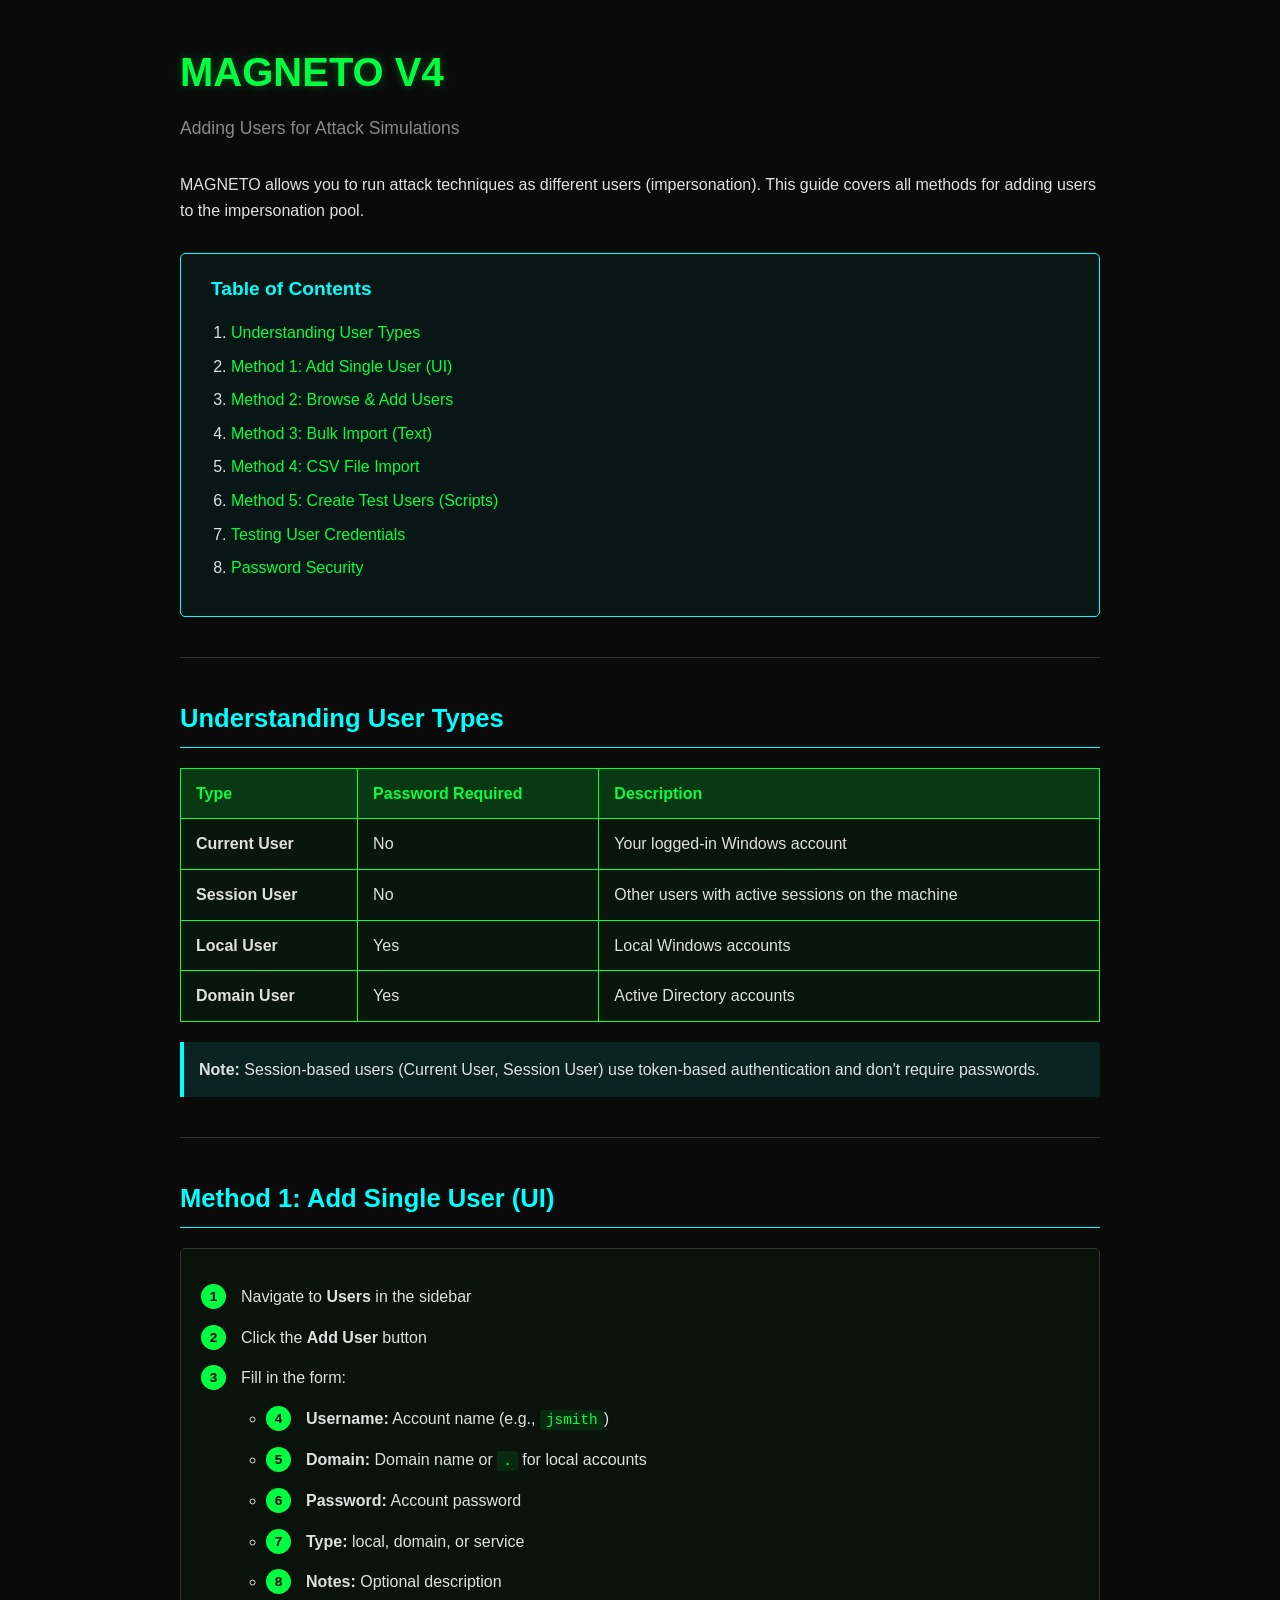
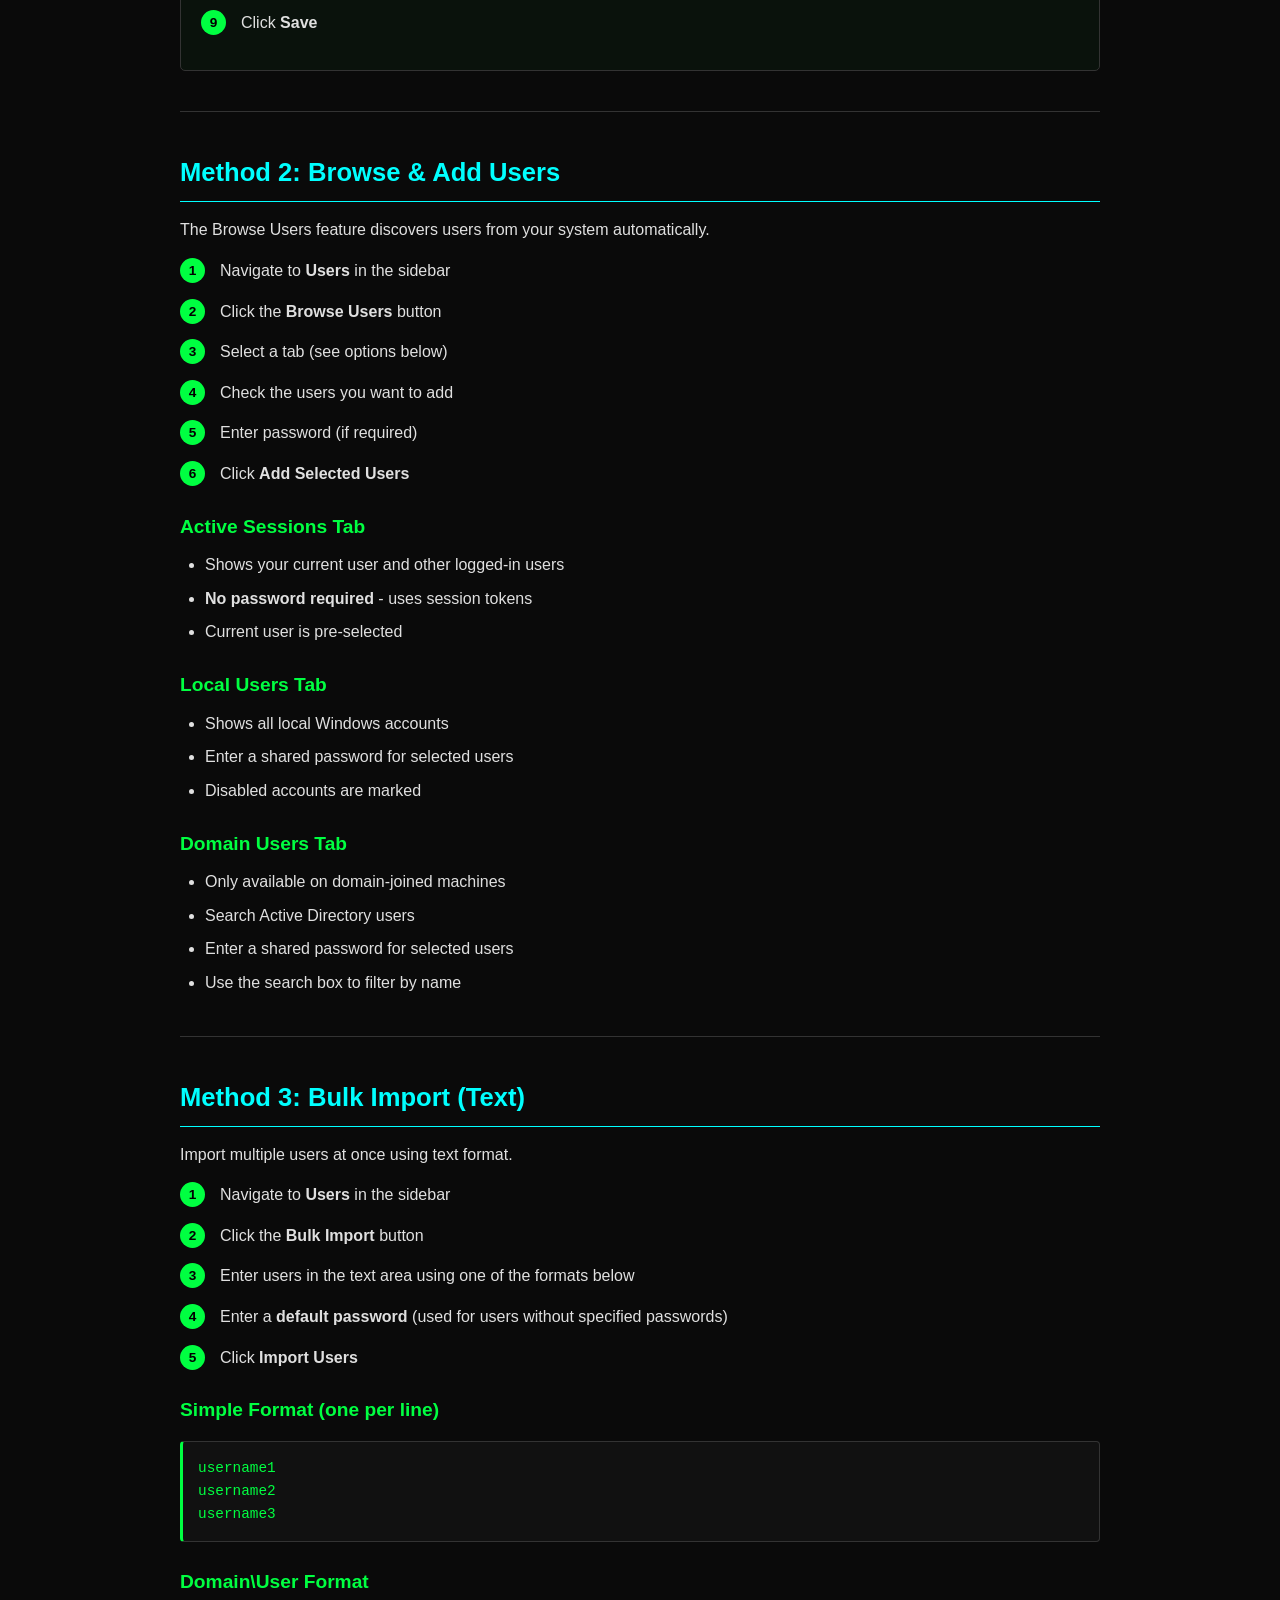
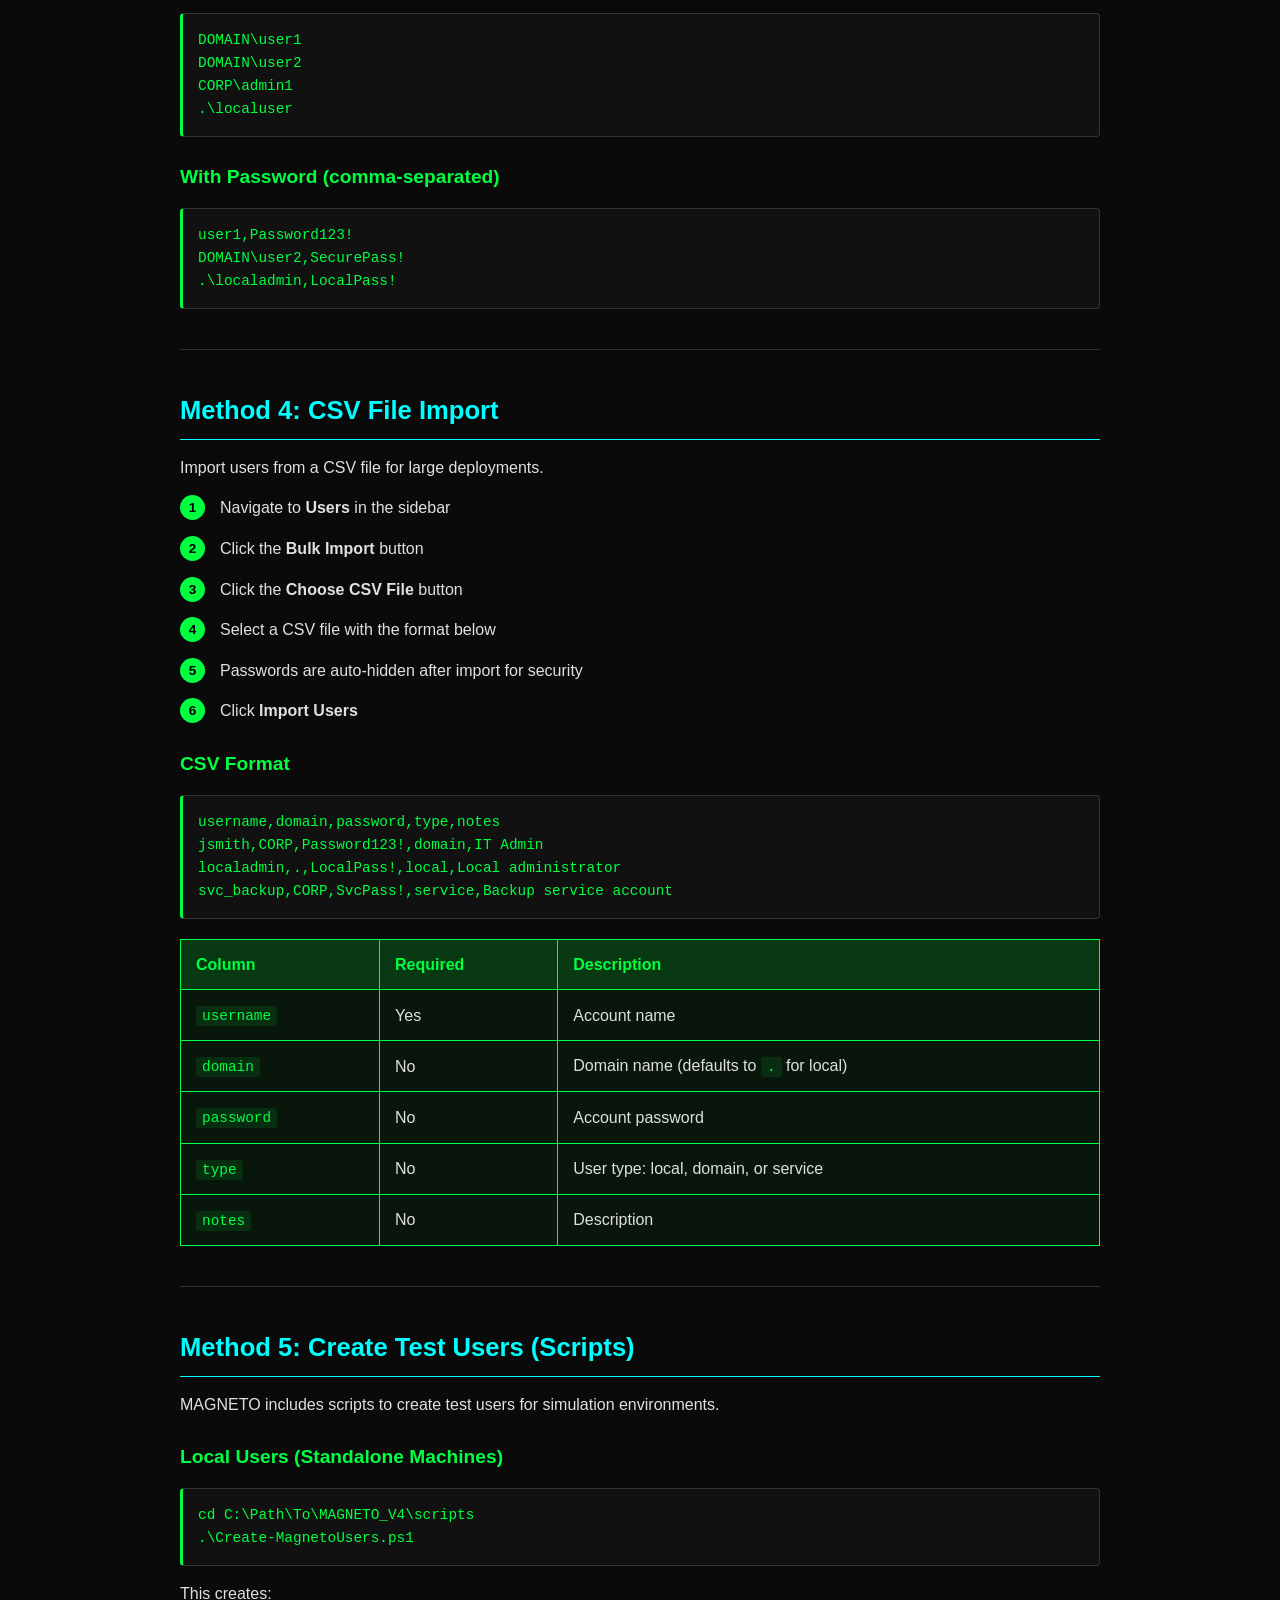
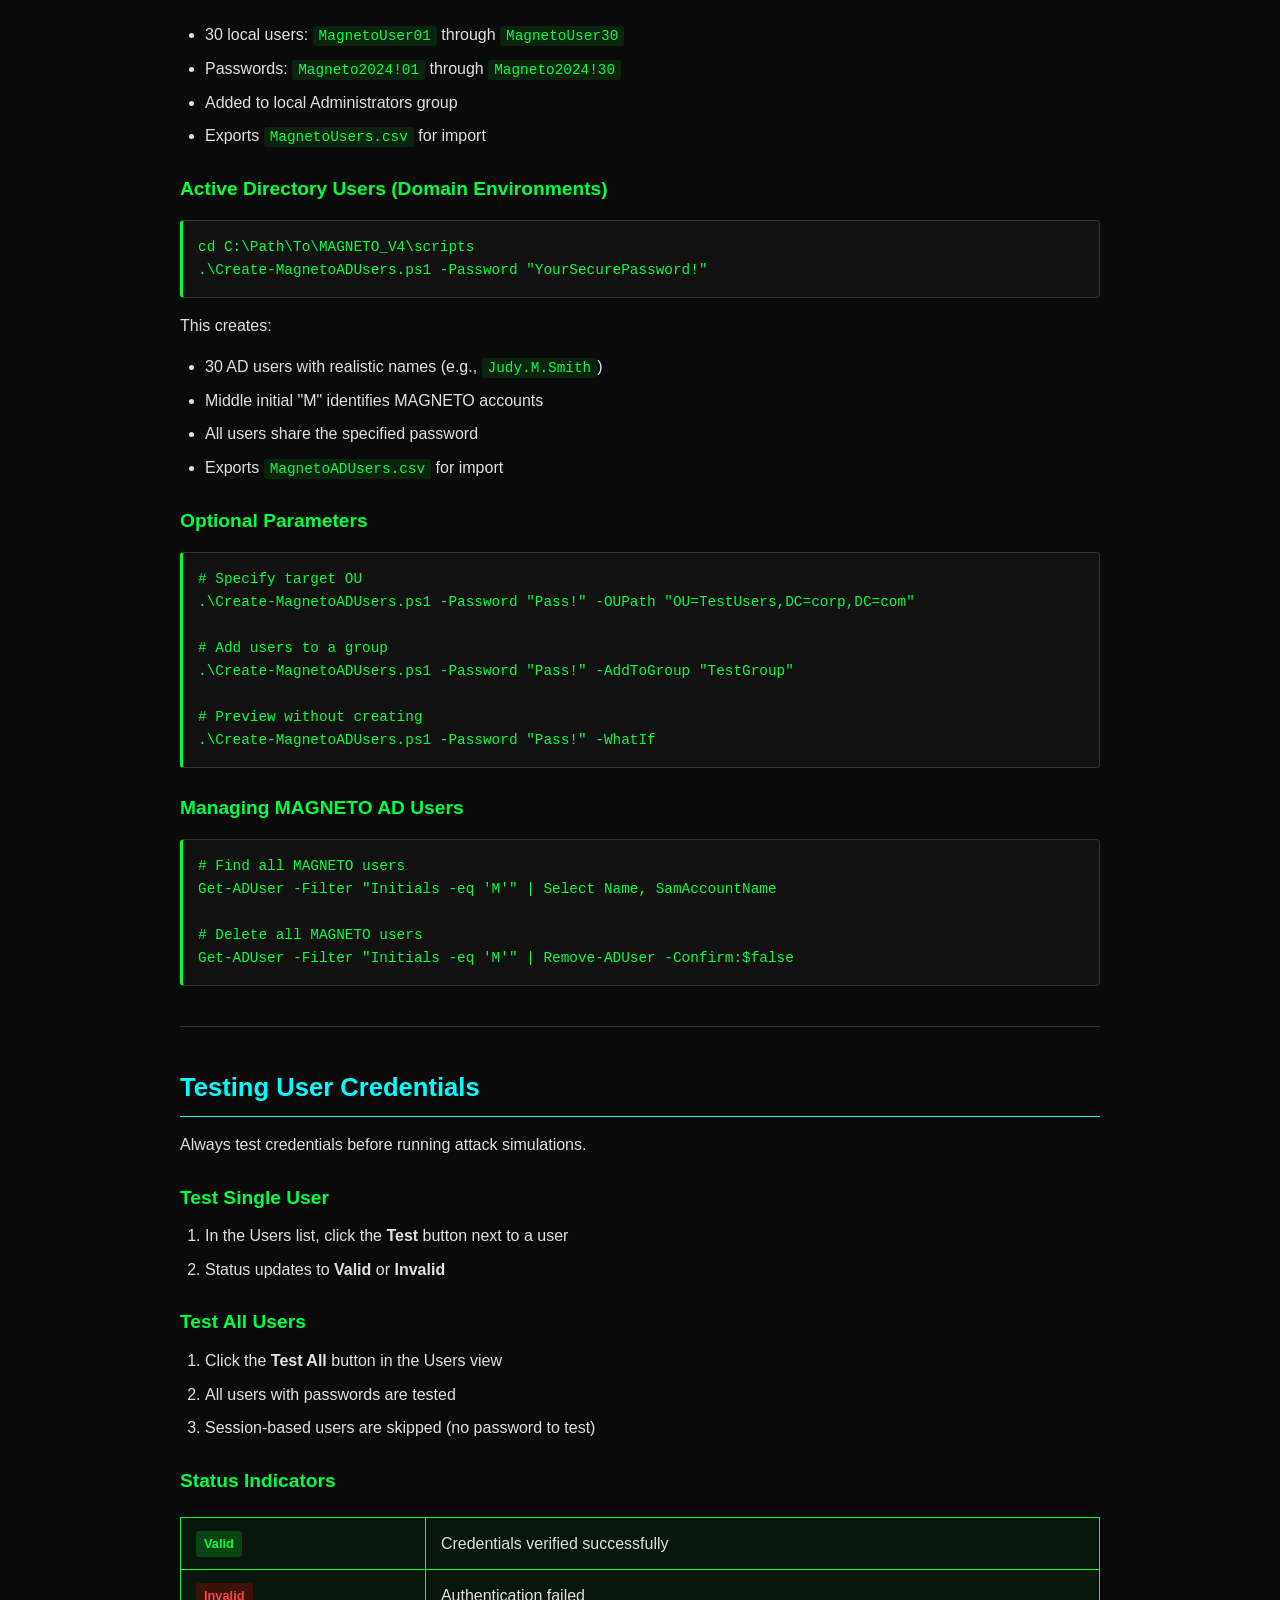
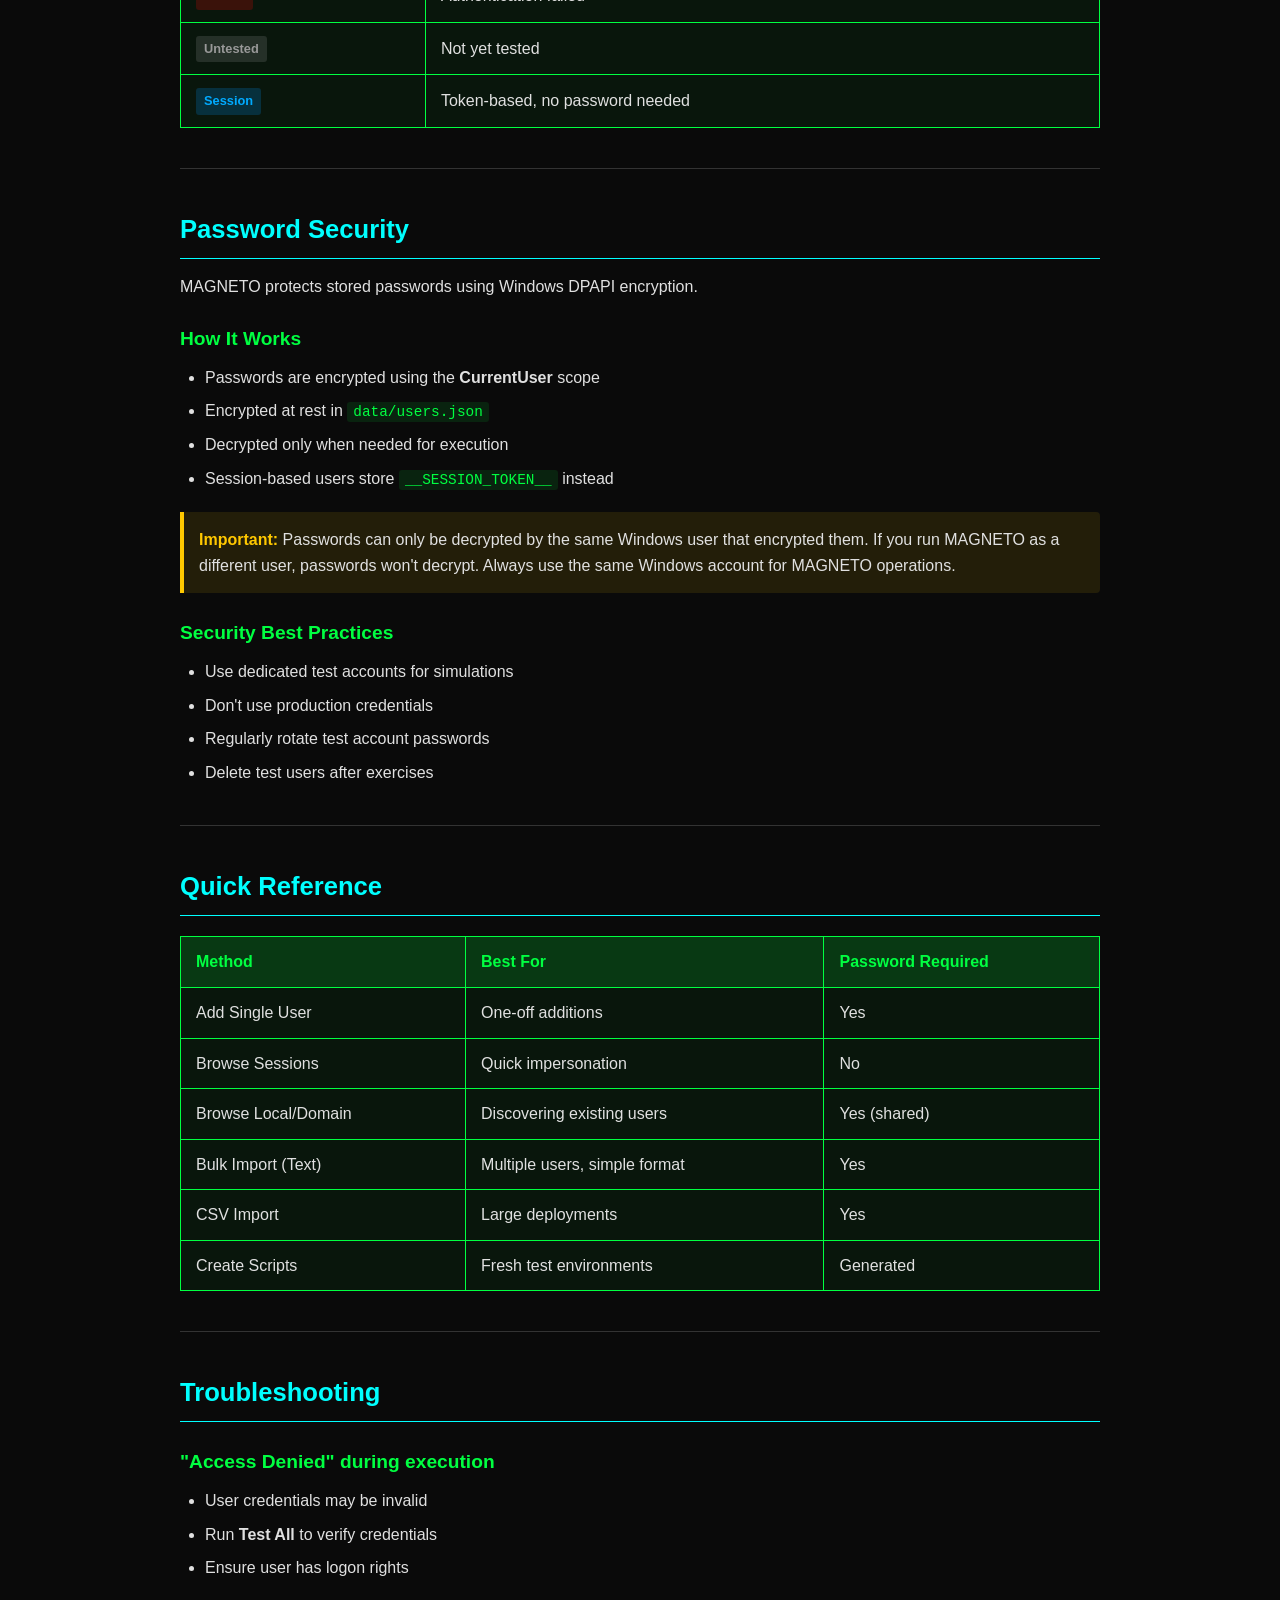
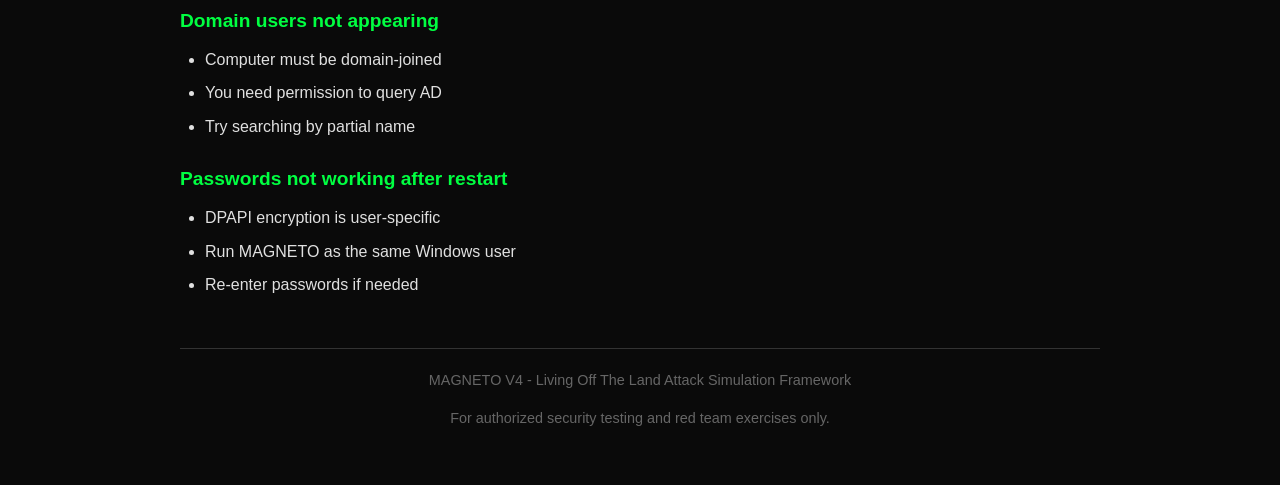
<file: docs/Adding-Users-Guide.html>
<!DOCTYPE html>
<html lang="en">
<head>
    <meta charset="UTF-8">
    <meta name="viewport" content="width=device-width, initial-scale=1.0">
    <title>MAGNETO V4 - Adding Users Guide</title>
    <style>
        * {
            margin: 0;
            padding: 0;
            box-sizing: border-box;
        }

        body {
            font-family: 'Segoe UI', Tahoma, Geneva, Verdana, sans-serif;
            background: #0a0a0a;
            color: #e0e0e0;
            line-height: 1.6;
            padding: 40px;
            max-width: 1000px;
            margin: 0 auto;
        }

        h1 {
            color: #00ff41;
            font-size: 2.5em;
            margin-bottom: 10px;
            text-shadow: 0 0 10px rgba(0, 255, 65, 0.3);
        }

        h2 {
            color: #00ffff;
            font-size: 1.6em;
            margin-top: 40px;
            margin-bottom: 15px;
            padding-bottom: 8px;
            border-bottom: 1px solid #00ffff;
        }

        h3 {
            color: #00ff41;
            font-size: 1.2em;
            margin-top: 25px;
            margin-bottom: 10px;
        }

        p {
            margin-bottom: 15px;
        }

        .subtitle {
            color: #888;
            font-size: 1.1em;
            margin-bottom: 30px;
        }

        table {
            width: 100%;
            border-collapse: collapse;
            margin: 20px 0;
            background: rgba(0, 255, 65, 0.05);
        }

        th, td {
            border: 1px solid #00ff41;
            padding: 12px 15px;
            text-align: left;
        }

        th {
            background: rgba(0, 255, 65, 0.15);
            color: #00ff41;
            font-weight: 600;
        }

        tr:hover {
            background: rgba(0, 255, 65, 0.08);
        }

        code {
            font-family: 'Consolas', 'Courier New', monospace;
            background: rgba(0, 255, 65, 0.1);
            color: #00ff41;
            padding: 2px 6px;
            border-radius: 3px;
            font-size: 0.9em;
        }

        pre {
            background: #111;
            border: 1px solid #333;
            border-left: 3px solid #00ff41;
            padding: 15px;
            overflow-x: auto;
            margin: 15px 0;
            border-radius: 4px;
        }

        pre code {
            background: none;
            padding: 0;
            color: #00ff41;
        }

        .toc {
            background: rgba(0, 255, 255, 0.05);
            border: 1px solid #00ffff;
            padding: 20px 30px;
            margin: 30px 0;
            border-radius: 5px;
        }

        .toc h3 {
            color: #00ffff;
            margin-top: 0;
            margin-bottom: 15px;
        }

        .toc ol {
            margin-left: 20px;
        }

        .toc li {
            margin: 8px 0;
        }

        .toc a {
            color: #00ff41;
            text-decoration: none;
        }

        .toc a:hover {
            text-decoration: underline;
        }

        ol, ul {
            margin-left: 25px;
            margin-bottom: 15px;
        }

        li {
            margin: 8px 0;
        }

        .note {
            background: rgba(0, 255, 255, 0.1);
            border-left: 4px solid #00ffff;
            padding: 15px;
            margin: 20px 0;
            border-radius: 0 4px 4px 0;
        }

        .warning {
            background: rgba(255, 200, 0, 0.1);
            border-left: 4px solid #ffc800;
            padding: 15px;
            margin: 20px 0;
            border-radius: 0 4px 4px 0;
        }

        .warning strong {
            color: #ffc800;
        }

        .badge {
            display: inline-block;
            padding: 3px 8px;
            border-radius: 3px;
            font-size: 0.8em;
            font-weight: 600;
        }

        .badge-green {
            background: rgba(0, 255, 65, 0.2);
            color: #00ff41;
        }

        .badge-red {
            background: rgba(255, 0, 0, 0.2);
            color: #ff4444;
        }

        .badge-gray {
            background: rgba(150, 150, 150, 0.2);
            color: #999;
        }

        .badge-blue {
            background: rgba(0, 150, 255, 0.2);
            color: #00aaff;
        }

        .method-box {
            background: rgba(0, 255, 65, 0.03);
            border: 1px solid #333;
            padding: 20px;
            margin: 20px 0;
            border-radius: 5px;
        }

        .method-box h3 {
            margin-top: 0;
        }

        .steps {
            counter-reset: step;
            list-style: none;
            margin-left: 0;
        }

        .steps li {
            counter-increment: step;
            padding-left: 40px;
            position: relative;
            margin: 15px 0;
        }

        .steps li::before {
            content: counter(step);
            position: absolute;
            left: 0;
            top: 0;
            width: 25px;
            height: 25px;
            background: #00ff41;
            color: #000;
            border-radius: 50%;
            text-align: center;
            line-height: 25px;
            font-weight: bold;
            font-size: 0.85em;
        }

        hr {
            border: none;
            border-top: 1px solid #333;
            margin: 40px 0;
        }

        .footer {
            margin-top: 50px;
            padding-top: 20px;
            border-top: 1px solid #333;
            color: #666;
            font-size: 0.9em;
            text-align: center;
        }
    </style>
</head>
<body>
    <h1>MAGNETO V4</h1>
    <p class="subtitle">Adding Users for Attack Simulations</p>

    <p>MAGNETO allows you to run attack techniques as different users (impersonation). This guide covers all methods for adding users to the impersonation pool.</p>

    <div class="toc">
        <h3>Table of Contents</h3>
        <ol>
            <li><a href="#user-types">Understanding User Types</a></li>
            <li><a href="#method1">Method 1: Add Single User (UI)</a></li>
            <li><a href="#method2">Method 2: Browse &amp; Add Users</a></li>
            <li><a href="#method3">Method 3: Bulk Import (Text)</a></li>
            <li><a href="#method4">Method 4: CSV File Import</a></li>
            <li><a href="#method5">Method 5: Create Test Users (Scripts)</a></li>
            <li><a href="#testing">Testing User Credentials</a></li>
            <li><a href="#security">Password Security</a></li>
        </ol>
    </div>

    <hr>

    <h2 id="user-types">Understanding User Types</h2>

    <table>
        <thead>
            <tr>
                <th>Type</th>
                <th>Password Required</th>
                <th>Description</th>
            </tr>
        </thead>
        <tbody>
            <tr>
                <td><strong>Current User</strong></td>
                <td>No</td>
                <td>Your logged-in Windows account</td>
            </tr>
            <tr>
                <td><strong>Session User</strong></td>
                <td>No</td>
                <td>Other users with active sessions on the machine</td>
            </tr>
            <tr>
                <td><strong>Local User</strong></td>
                <td>Yes</td>
                <td>Local Windows accounts</td>
            </tr>
            <tr>
                <td><strong>Domain User</strong></td>
                <td>Yes</td>
                <td>Active Directory accounts</td>
            </tr>
        </tbody>
    </table>

    <div class="note">
        <strong>Note:</strong> Session-based users (Current User, Session User) use token-based authentication and don't require passwords.
    </div>

    <hr>

    <h2 id="method1">Method 1: Add Single User (UI)</h2>

    <div class="method-box">
        <ol class="steps">
            <li>Navigate to <strong>Users</strong> in the sidebar</li>
            <li>Click the <strong>Add User</strong> button</li>
            <li>Fill in the form:
                <ul>
                    <li><strong>Username:</strong> Account name (e.g., <code>jsmith</code>)</li>
                    <li><strong>Domain:</strong> Domain name or <code>.</code> for local accounts</li>
                    <li><strong>Password:</strong> Account password</li>
                    <li><strong>Type:</strong> local, domain, or service</li>
                    <li><strong>Notes:</strong> Optional description</li>
                </ul>
            </li>
            <li>Click <strong>Save</strong></li>
        </ol>
    </div>

    <hr>

    <h2 id="method2">Method 2: Browse &amp; Add Users</h2>

    <p>The Browse Users feature discovers users from your system automatically.</p>

    <ol class="steps">
        <li>Navigate to <strong>Users</strong> in the sidebar</li>
        <li>Click the <strong>Browse Users</strong> button</li>
        <li>Select a tab (see options below)</li>
        <li>Check the users you want to add</li>
        <li>Enter password (if required)</li>
        <li>Click <strong>Add Selected Users</strong></li>
    </ol>

    <h3>Active Sessions Tab</h3>
    <ul>
        <li>Shows your current user and other logged-in users</li>
        <li><strong>No password required</strong> - uses session tokens</li>
        <li>Current user is pre-selected</li>
    </ul>

    <h3>Local Users Tab</h3>
    <ul>
        <li>Shows all local Windows accounts</li>
        <li>Enter a shared password for selected users</li>
        <li>Disabled accounts are marked</li>
    </ul>

    <h3>Domain Users Tab</h3>
    <ul>
        <li>Only available on domain-joined machines</li>
        <li>Search Active Directory users</li>
        <li>Enter a shared password for selected users</li>
        <li>Use the search box to filter by name</li>
    </ul>

    <hr>

    <h2 id="method3">Method 3: Bulk Import (Text)</h2>

    <p>Import multiple users at once using text format.</p>

    <ol class="steps">
        <li>Navigate to <strong>Users</strong> in the sidebar</li>
        <li>Click the <strong>Bulk Import</strong> button</li>
        <li>Enter users in the text area using one of the formats below</li>
        <li>Enter a <strong>default password</strong> (used for users without specified passwords)</li>
        <li>Click <strong>Import Users</strong></li>
    </ol>

    <h3>Simple Format (one per line)</h3>
    <pre><code>username1
username2
username3</code></pre>

    <h3>Domain\User Format</h3>
    <pre><code>DOMAIN\user1
DOMAIN\user2
CORP\admin1
.\localuser</code></pre>

    <h3>With Password (comma-separated)</h3>
    <pre><code>user1,Password123!
DOMAIN\user2,SecurePass!
.\localadmin,LocalPass!</code></pre>

    <hr>

    <h2 id="method4">Method 4: CSV File Import</h2>

    <p>Import users from a CSV file for large deployments.</p>

    <ol class="steps">
        <li>Navigate to <strong>Users</strong> in the sidebar</li>
        <li>Click the <strong>Bulk Import</strong> button</li>
        <li>Click the <strong>Choose CSV File</strong> button</li>
        <li>Select a CSV file with the format below</li>
        <li>Passwords are auto-hidden after import for security</li>
        <li>Click <strong>Import Users</strong></li>
    </ol>

    <h3>CSV Format</h3>
    <pre><code>username,domain,password,type,notes
jsmith,CORP,Password123!,domain,IT Admin
localadmin,.,LocalPass!,local,Local administrator
svc_backup,CORP,SvcPass!,service,Backup service account</code></pre>

    <table>
        <thead>
            <tr>
                <th>Column</th>
                <th>Required</th>
                <th>Description</th>
            </tr>
        </thead>
        <tbody>
            <tr>
                <td><code>username</code></td>
                <td>Yes</td>
                <td>Account name</td>
            </tr>
            <tr>
                <td><code>domain</code></td>
                <td>No</td>
                <td>Domain name (defaults to <code>.</code> for local)</td>
            </tr>
            <tr>
                <td><code>password</code></td>
                <td>No</td>
                <td>Account password</td>
            </tr>
            <tr>
                <td><code>type</code></td>
                <td>No</td>
                <td>User type: local, domain, or service</td>
            </tr>
            <tr>
                <td><code>notes</code></td>
                <td>No</td>
                <td>Description</td>
            </tr>
        </tbody>
    </table>

    <hr>

    <h2 id="method5">Method 5: Create Test Users (Scripts)</h2>

    <p>MAGNETO includes scripts to create test users for simulation environments.</p>

    <h3>Local Users (Standalone Machines)</h3>

    <pre><code>cd C:\Path\To\MAGNETO_V4\scripts
.\Create-MagnetoUsers.ps1</code></pre>

    <p>This creates:</p>
    <ul>
        <li>30 local users: <code>MagnetoUser01</code> through <code>MagnetoUser30</code></li>
        <li>Passwords: <code>Magneto2024!01</code> through <code>Magneto2024!30</code></li>
        <li>Added to local Administrators group</li>
        <li>Exports <code>MagnetoUsers.csv</code> for import</li>
    </ul>

    <h3>Active Directory Users (Domain Environments)</h3>

    <pre><code>cd C:\Path\To\MAGNETO_V4\scripts
.\Create-MagnetoADUsers.ps1 -Password "YourSecurePassword!"</code></pre>

    <p>This creates:</p>
    <ul>
        <li>30 AD users with realistic names (e.g., <code>Judy.M.Smith</code>)</li>
        <li>Middle initial "M" identifies MAGNETO accounts</li>
        <li>All users share the specified password</li>
        <li>Exports <code>MagnetoADUsers.csv</code> for import</li>
    </ul>

    <h3>Optional Parameters</h3>
    <pre><code># Specify target OU
.\Create-MagnetoADUsers.ps1 -Password "Pass!" -OUPath "OU=TestUsers,DC=corp,DC=com"

# Add users to a group
.\Create-MagnetoADUsers.ps1 -Password "Pass!" -AddToGroup "TestGroup"

# Preview without creating
.\Create-MagnetoADUsers.ps1 -Password "Pass!" -WhatIf</code></pre>

    <h3>Managing MAGNETO AD Users</h3>
    <pre><code># Find all MAGNETO users
Get-ADUser -Filter "Initials -eq 'M'" | Select Name, SamAccountName

# Delete all MAGNETO users
Get-ADUser -Filter "Initials -eq 'M'" | Remove-ADUser -Confirm:$false</code></pre>

    <hr>

    <h2 id="testing">Testing User Credentials</h2>

    <p>Always test credentials before running attack simulations.</p>

    <h3>Test Single User</h3>
    <ol>
        <li>In the Users list, click the <strong>Test</strong> button next to a user</li>
        <li>Status updates to <strong>Valid</strong> or <strong>Invalid</strong></li>
    </ol>

    <h3>Test All Users</h3>
    <ol>
        <li>Click the <strong>Test All</strong> button in the Users view</li>
        <li>All users with passwords are tested</li>
        <li>Session-based users are skipped (no password to test)</li>
    </ol>

    <h3>Status Indicators</h3>
    <table>
        <tbody>
            <tr>
                <td><span class="badge badge-green">Valid</span></td>
                <td>Credentials verified successfully</td>
            </tr>
            <tr>
                <td><span class="badge badge-red">Invalid</span></td>
                <td>Authentication failed</td>
            </tr>
            <tr>
                <td><span class="badge badge-gray">Untested</span></td>
                <td>Not yet tested</td>
            </tr>
            <tr>
                <td><span class="badge badge-blue">Session</span></td>
                <td>Token-based, no password needed</td>
            </tr>
        </tbody>
    </table>

    <hr>

    <h2 id="security">Password Security</h2>

    <p>MAGNETO protects stored passwords using Windows DPAPI encryption.</p>

    <h3>How It Works</h3>
    <ul>
        <li>Passwords are encrypted using the <strong>CurrentUser</strong> scope</li>
        <li>Encrypted at rest in <code>data/users.json</code></li>
        <li>Decrypted only when needed for execution</li>
        <li>Session-based users store <code>__SESSION_TOKEN__</code> instead</li>
    </ul>

    <div class="warning">
        <strong>Important:</strong> Passwords can only be decrypted by the same Windows user that encrypted them. If you run MAGNETO as a different user, passwords won't decrypt. Always use the same Windows account for MAGNETO operations.
    </div>

    <h3>Security Best Practices</h3>
    <ul>
        <li>Use dedicated test accounts for simulations</li>
        <li>Don't use production credentials</li>
        <li>Regularly rotate test account passwords</li>
        <li>Delete test users after exercises</li>
    </ul>

    <hr>

    <h2>Quick Reference</h2>

    <table>
        <thead>
            <tr>
                <th>Method</th>
                <th>Best For</th>
                <th>Password Required</th>
            </tr>
        </thead>
        <tbody>
            <tr>
                <td>Add Single User</td>
                <td>One-off additions</td>
                <td>Yes</td>
            </tr>
            <tr>
                <td>Browse Sessions</td>
                <td>Quick impersonation</td>
                <td>No</td>
            </tr>
            <tr>
                <td>Browse Local/Domain</td>
                <td>Discovering existing users</td>
                <td>Yes (shared)</td>
            </tr>
            <tr>
                <td>Bulk Import (Text)</td>
                <td>Multiple users, simple format</td>
                <td>Yes</td>
            </tr>
            <tr>
                <td>CSV Import</td>
                <td>Large deployments</td>
                <td>Yes</td>
            </tr>
            <tr>
                <td>Create Scripts</td>
                <td>Fresh test environments</td>
                <td>Generated</td>
            </tr>
        </tbody>
    </table>

    <hr>

    <h2>Troubleshooting</h2>

    <h3>"Access Denied" during execution</h3>
    <ul>
        <li>User credentials may be invalid</li>
        <li>Run <strong>Test All</strong> to verify credentials</li>
        <li>Ensure user has logon rights</li>
    </ul>

    <h3>Domain users not appearing</h3>
    <ul>
        <li>Computer must be domain-joined</li>
        <li>You need permission to query AD</li>
        <li>Try searching by partial name</li>
    </ul>

    <h3>Passwords not working after restart</h3>
    <ul>
        <li>DPAPI encryption is user-specific</li>
        <li>Run MAGNETO as the same Windows user</li>
        <li>Re-enter passwords if needed</li>
    </ul>

    <div class="footer">
        <p>MAGNETO V4 - Living Off The Land Attack Simulation Framework</p>
        <p>For authorized security testing and red team exercises only.</p>
    </div>
</body>
</html>
</file>
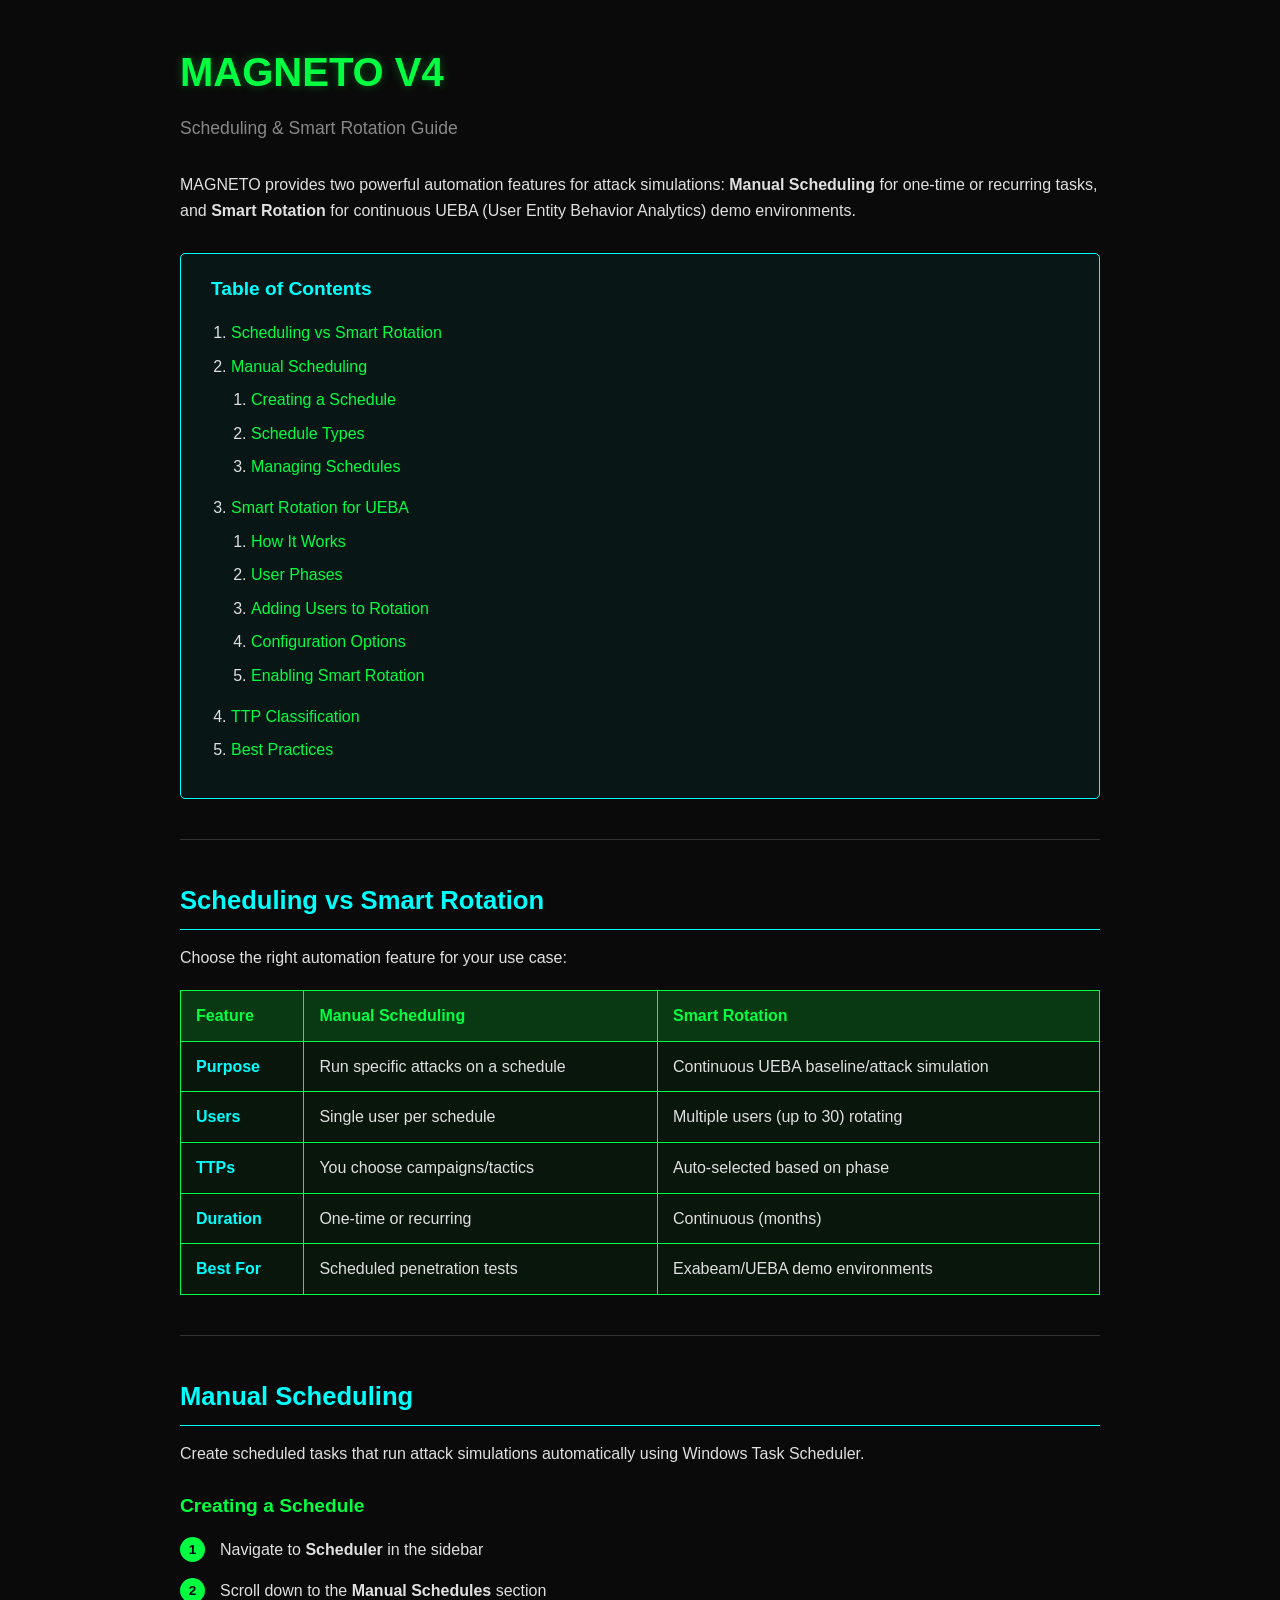
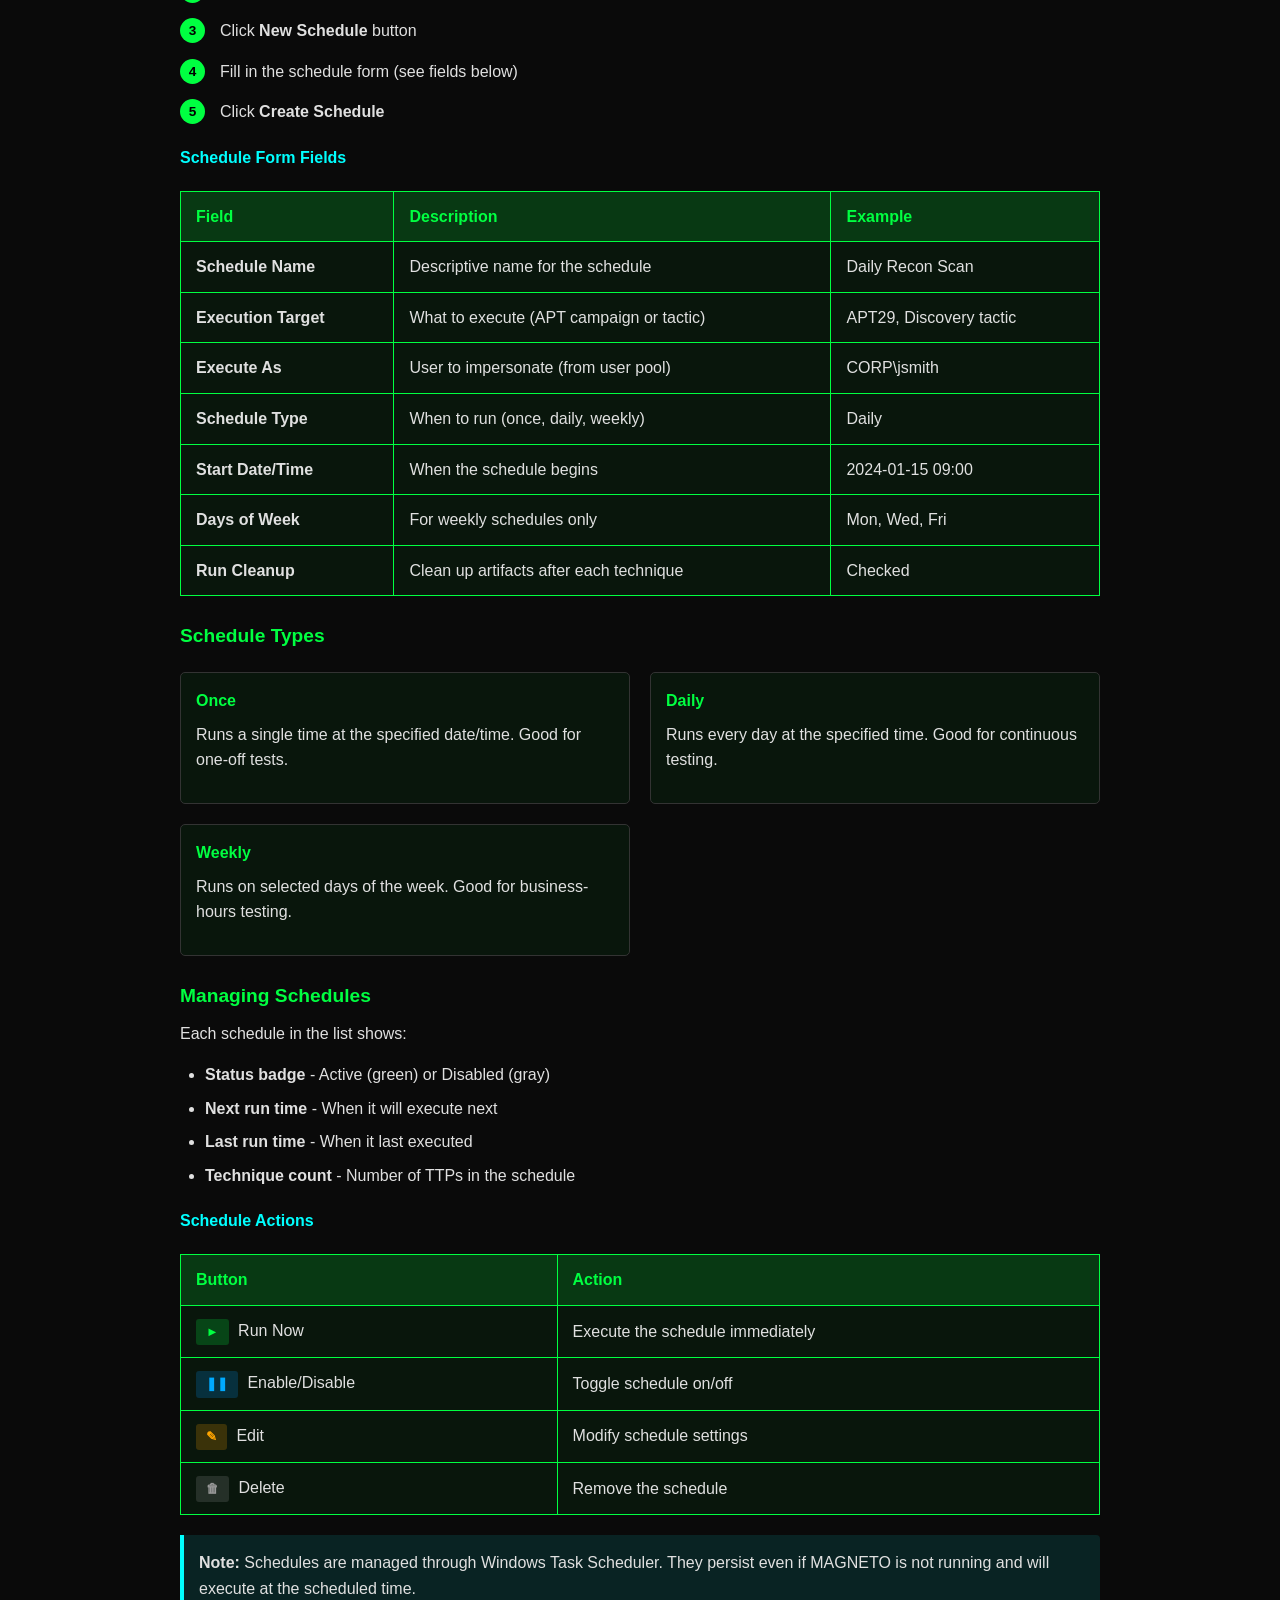
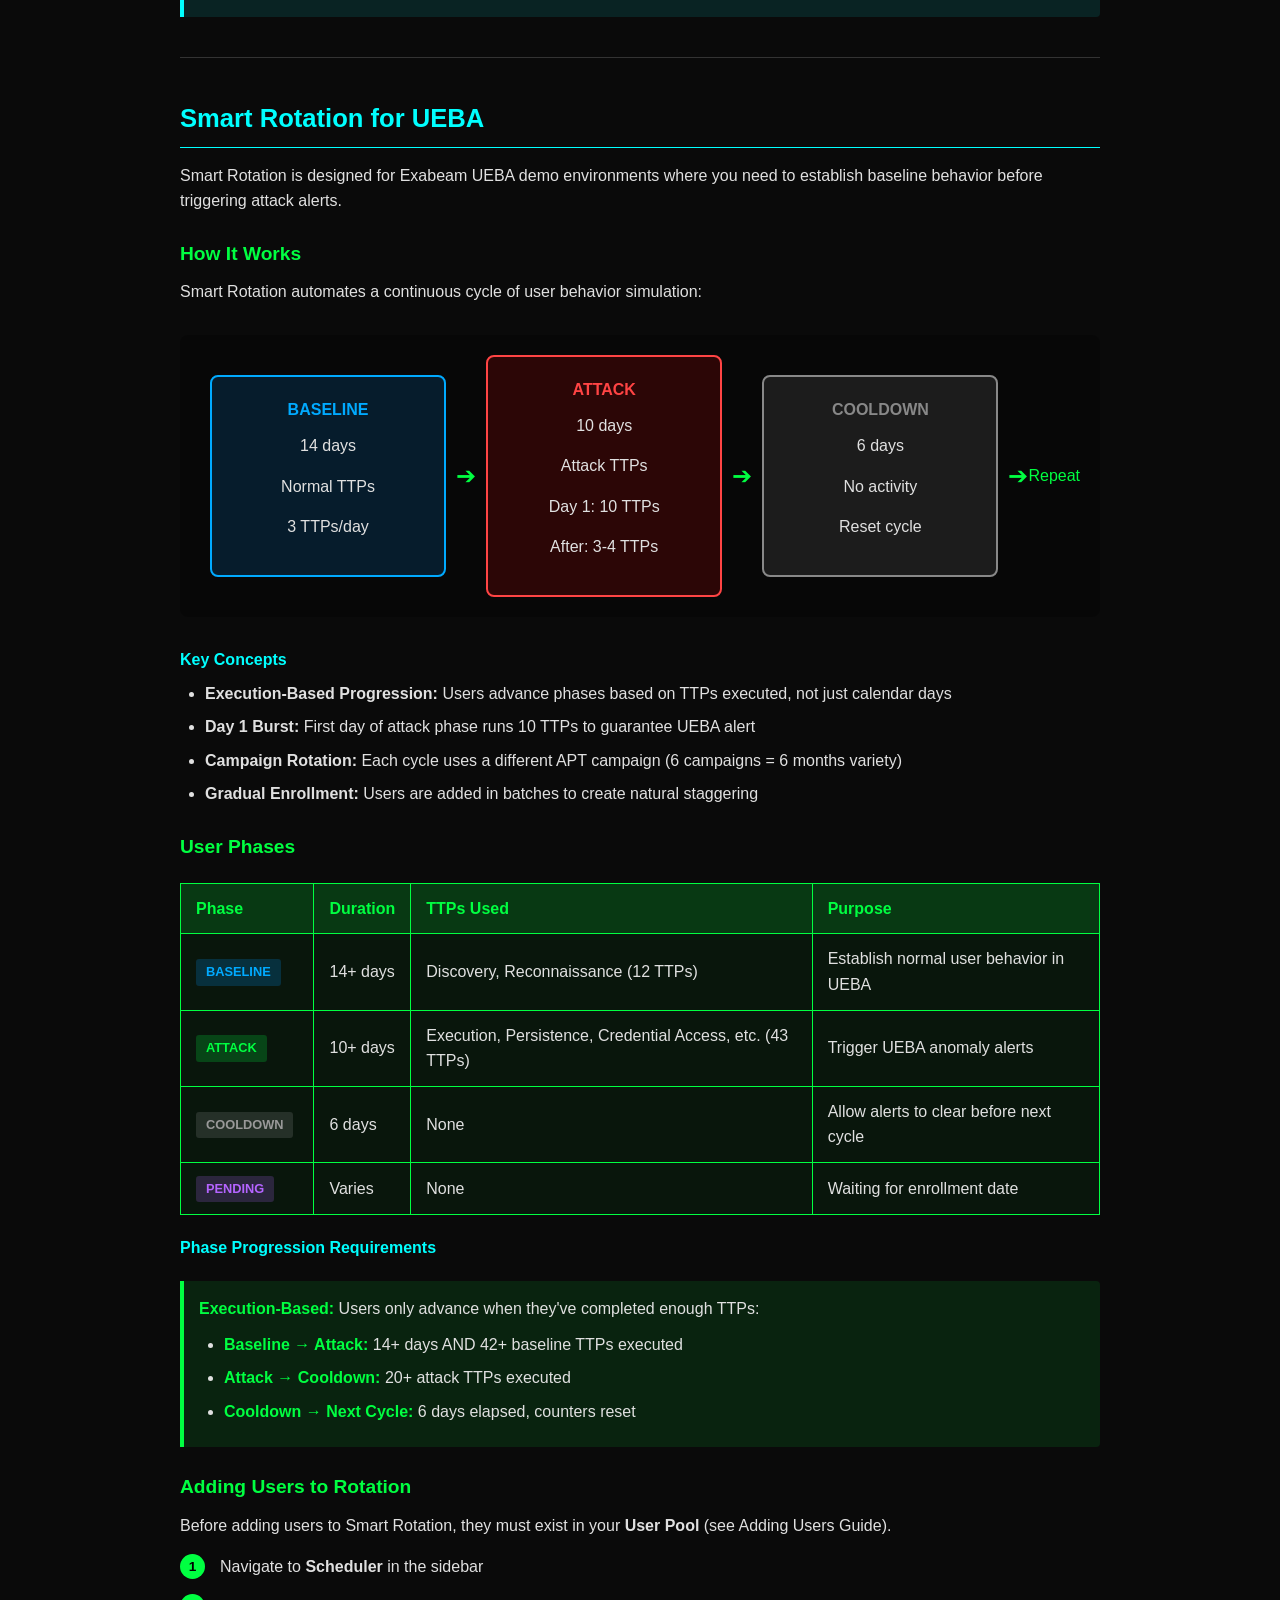
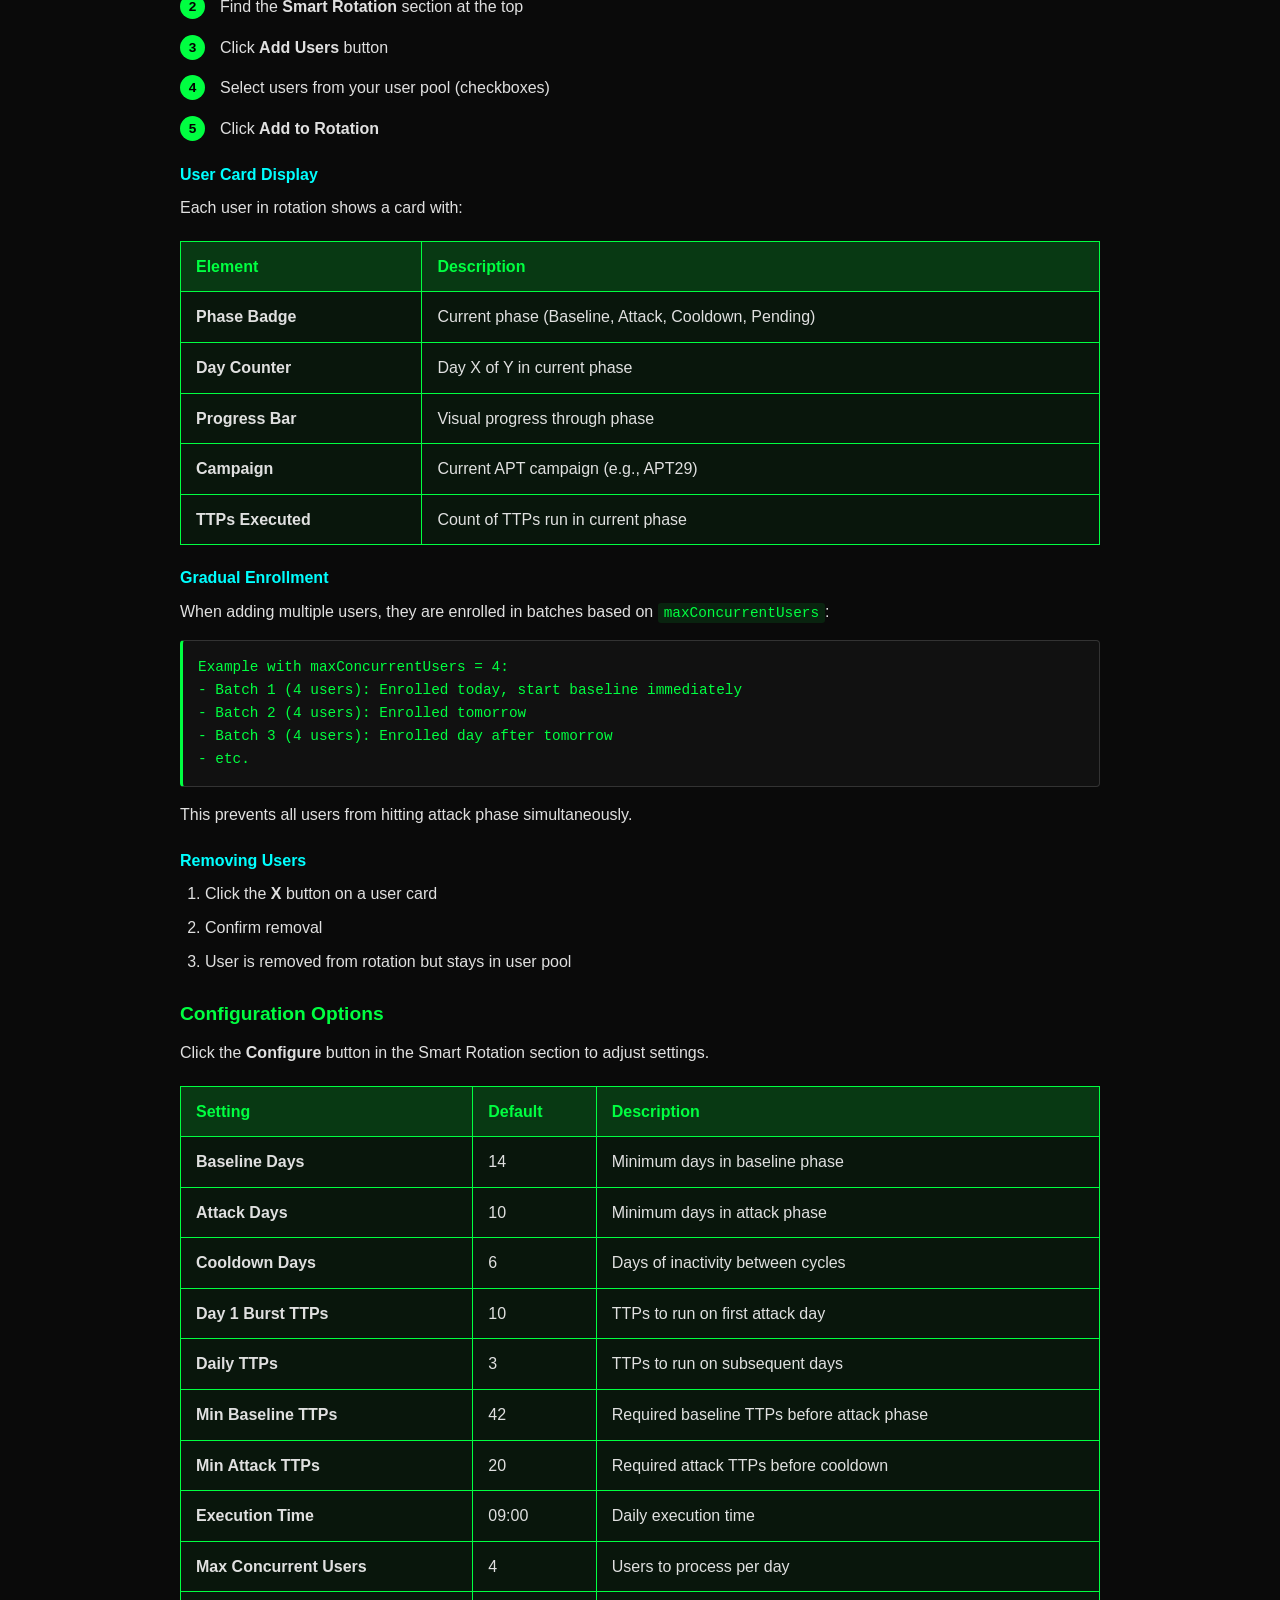
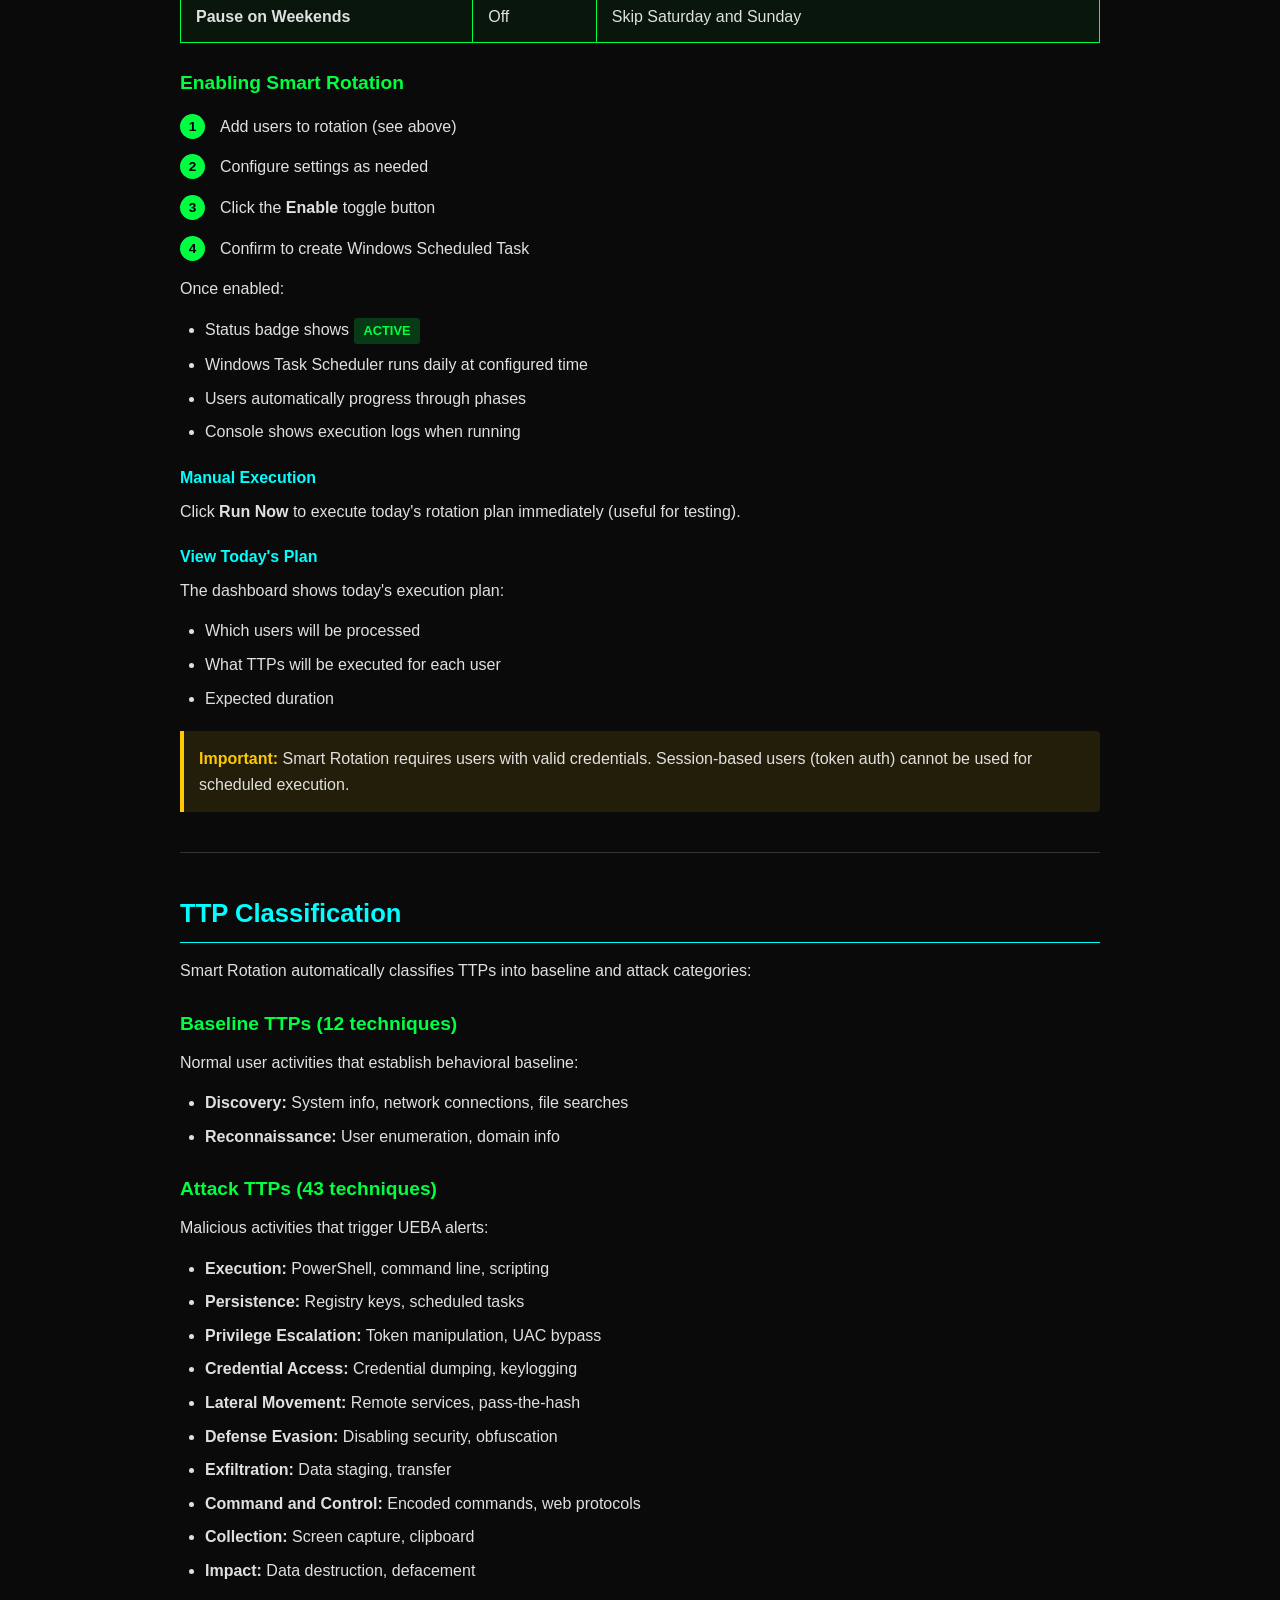
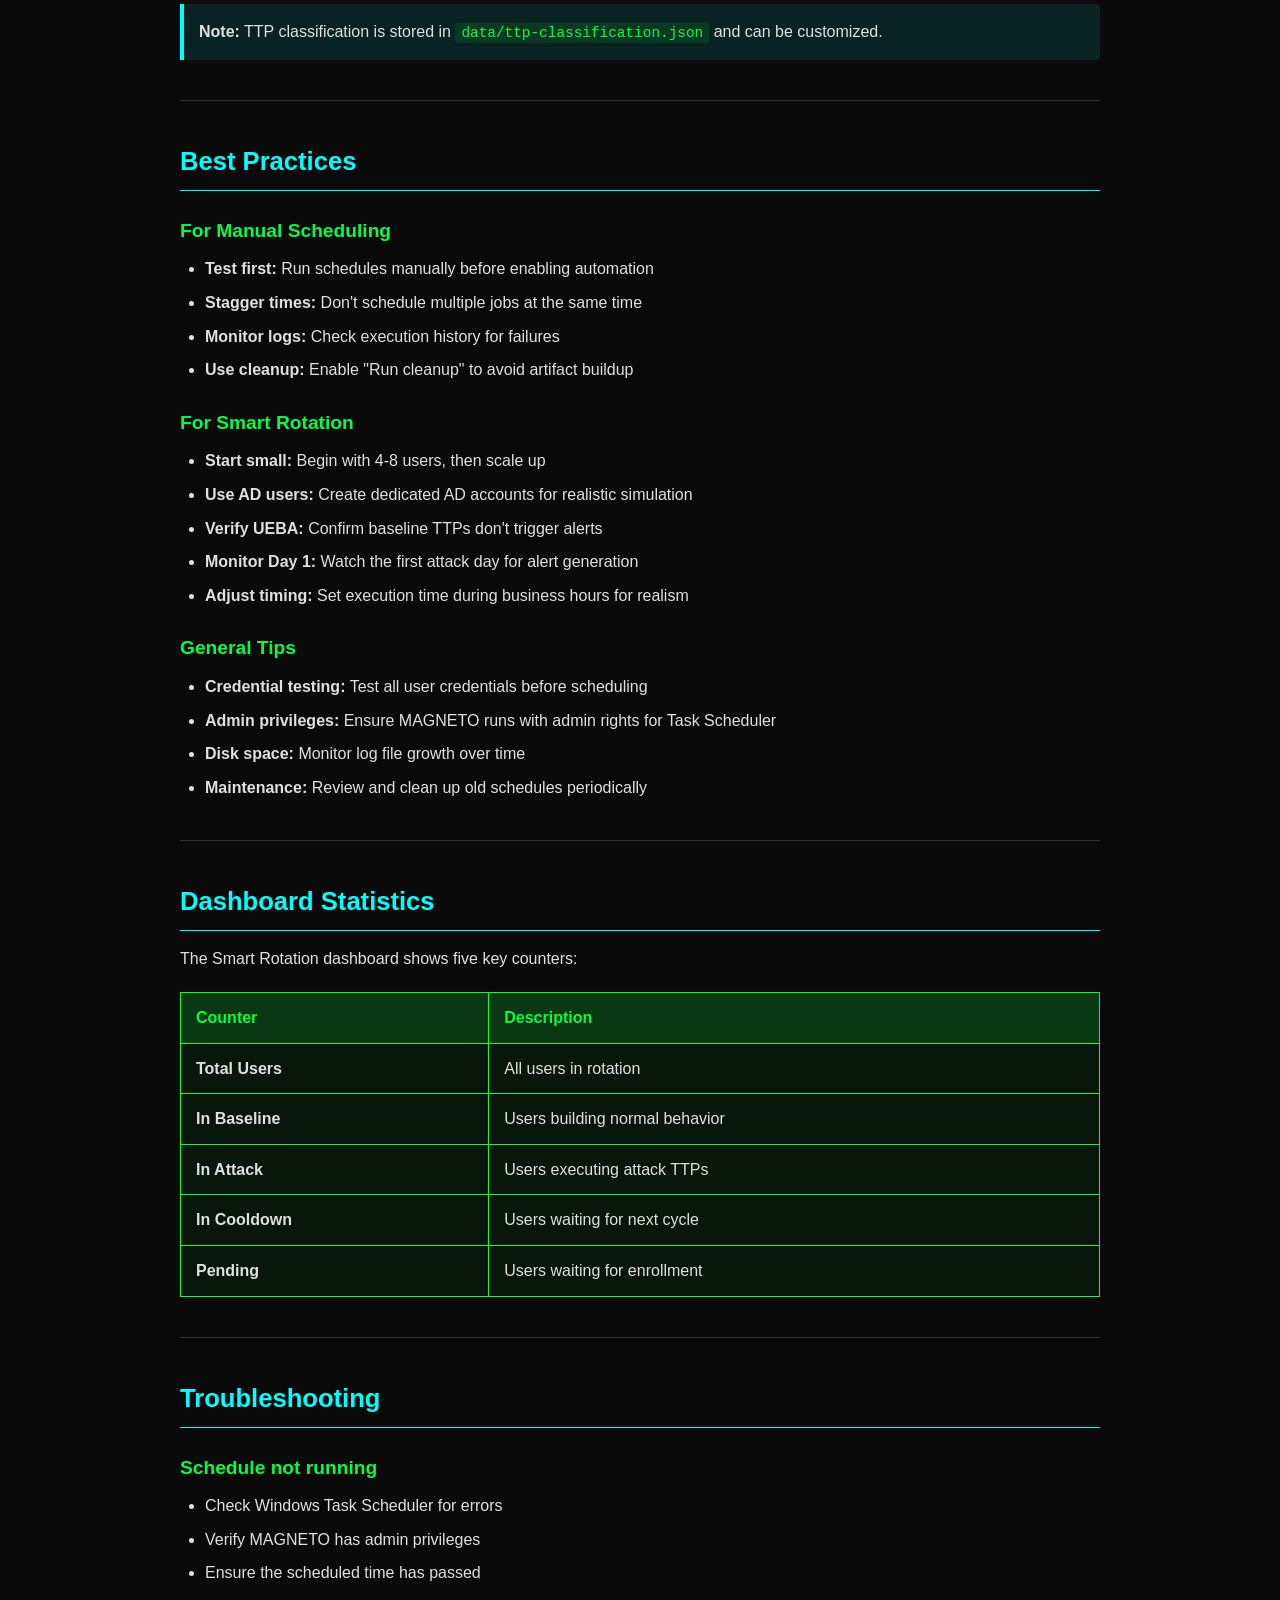
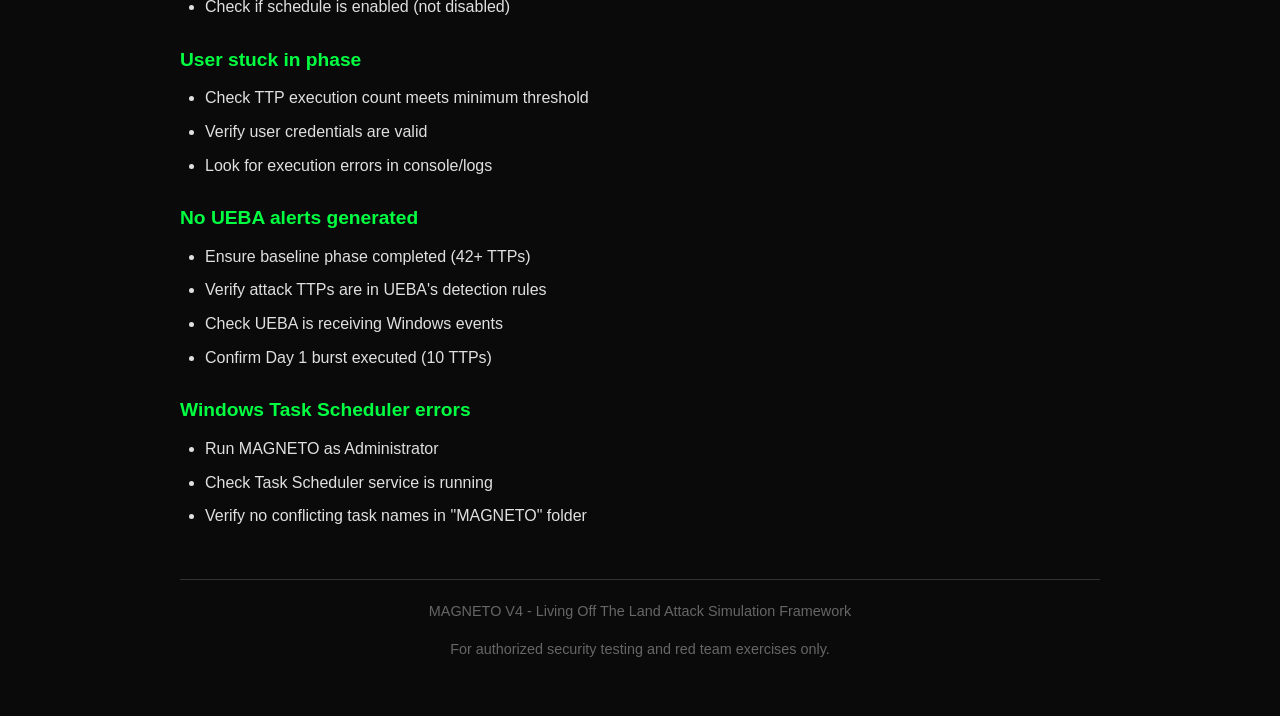
<file: docs/Scheduling-and-Rotation-Guide.html>
<!DOCTYPE html>
<html lang="en">
<head>
    <meta charset="UTF-8">
    <meta name="viewport" content="width=device-width, initial-scale=1.0">
    <title>MAGNETO V4 - Scheduling & Smart Rotation Guide</title>
    <style>
        * {
            margin: 0;
            padding: 0;
            box-sizing: border-box;
        }

        body {
            font-family: 'Segoe UI', Tahoma, Geneva, Verdana, sans-serif;
            background: #0a0a0a;
            color: #e0e0e0;
            line-height: 1.6;
            padding: 40px;
            max-width: 1000px;
            margin: 0 auto;
        }

        h1 {
            color: #00ff41;
            font-size: 2.5em;
            margin-bottom: 10px;
            text-shadow: 0 0 10px rgba(0, 255, 65, 0.3);
        }

        h2 {
            color: #00ffff;
            font-size: 1.6em;
            margin-top: 40px;
            margin-bottom: 15px;
            padding-bottom: 8px;
            border-bottom: 1px solid #00ffff;
        }

        h3 {
            color: #00ff41;
            font-size: 1.2em;
            margin-top: 25px;
            margin-bottom: 10px;
        }

        h4 {
            color: #00ffff;
            font-size: 1em;
            margin-top: 20px;
            margin-bottom: 8px;
        }

        p {
            margin-bottom: 15px;
        }

        .subtitle {
            color: #888;
            font-size: 1.1em;
            margin-bottom: 30px;
        }

        table {
            width: 100%;
            border-collapse: collapse;
            margin: 20px 0;
            background: rgba(0, 255, 65, 0.05);
        }

        th, td {
            border: 1px solid #00ff41;
            padding: 12px 15px;
            text-align: left;
        }

        th {
            background: rgba(0, 255, 65, 0.15);
            color: #00ff41;
            font-weight: 600;
        }

        tr:hover {
            background: rgba(0, 255, 65, 0.08);
        }

        code {
            font-family: 'Consolas', 'Courier New', monospace;
            background: rgba(0, 255, 65, 0.1);
            color: #00ff41;
            padding: 2px 6px;
            border-radius: 3px;
            font-size: 0.9em;
        }

        pre {
            background: #111;
            border: 1px solid #333;
            border-left: 3px solid #00ff41;
            padding: 15px;
            overflow-x: auto;
            margin: 15px 0;
            border-radius: 4px;
        }

        pre code {
            background: none;
            padding: 0;
            color: #00ff41;
        }

        .toc {
            background: rgba(0, 255, 255, 0.05);
            border: 1px solid #00ffff;
            padding: 20px 30px;
            margin: 30px 0;
            border-radius: 5px;
        }

        .toc h3 {
            color: #00ffff;
            margin-top: 0;
            margin-bottom: 15px;
        }

        .toc ol {
            margin-left: 20px;
        }

        .toc li {
            margin: 8px 0;
        }

        .toc a {
            color: #00ff41;
            text-decoration: none;
        }

        .toc a:hover {
            text-decoration: underline;
        }

        ol, ul {
            margin-left: 25px;
            margin-bottom: 15px;
        }

        li {
            margin: 8px 0;
        }

        .note {
            background: rgba(0, 255, 255, 0.1);
            border-left: 4px solid #00ffff;
            padding: 15px;
            margin: 20px 0;
            border-radius: 0 4px 4px 0;
        }

        .warning {
            background: rgba(255, 200, 0, 0.1);
            border-left: 4px solid #ffc800;
            padding: 15px;
            margin: 20px 0;
            border-radius: 0 4px 4px 0;
        }

        .warning strong {
            color: #ffc800;
        }

        .tip {
            background: rgba(0, 255, 65, 0.1);
            border-left: 4px solid #00ff41;
            padding: 15px;
            margin: 20px 0;
            border-radius: 0 4px 4px 0;
        }

        .tip strong {
            color: #00ff41;
        }

        .badge {
            display: inline-block;
            padding: 3px 10px;
            border-radius: 3px;
            font-size: 0.8em;
            font-weight: 600;
            margin-right: 5px;
        }

        .badge-green {
            background: rgba(0, 255, 65, 0.2);
            color: #00ff41;
        }

        .badge-blue {
            background: rgba(0, 150, 255, 0.2);
            color: #00aaff;
        }

        .badge-orange {
            background: rgba(255, 165, 0, 0.2);
            color: #ffa500;
        }

        .badge-gray {
            background: rgba(150, 150, 150, 0.2);
            color: #999;
        }

        .badge-purple {
            background: rgba(180, 100, 255, 0.2);
            color: #b464ff;
        }

        .phase-diagram {
            display: flex;
            justify-content: space-between;
            align-items: center;
            margin: 30px 0;
            padding: 20px;
            background: rgba(0, 0, 0, 0.3);
            border-radius: 8px;
        }

        .phase-box {
            text-align: center;
            padding: 20px;
            border-radius: 8px;
            flex: 1;
            margin: 0 10px;
        }

        .phase-box.baseline {
            background: rgba(0, 150, 255, 0.15);
            border: 2px solid #00aaff;
        }

        .phase-box.attack {
            background: rgba(255, 0, 0, 0.15);
            border: 2px solid #ff4444;
        }

        .phase-box.cooldown {
            background: rgba(150, 150, 150, 0.15);
            border: 2px solid #888;
        }

        .phase-box h4 {
            margin: 0 0 10px 0;
            color: inherit;
        }

        .phase-box.baseline h4 { color: #00aaff; }
        .phase-box.attack h4 { color: #ff4444; }
        .phase-box.cooldown h4 { color: #888; }

        .phase-arrow {
            font-size: 24px;
            color: #00ff41;
        }

        .steps {
            counter-reset: step;
            list-style: none;
            margin-left: 0;
        }

        .steps li {
            counter-increment: step;
            padding-left: 40px;
            position: relative;
            margin: 15px 0;
        }

        .steps li::before {
            content: counter(step);
            position: absolute;
            left: 0;
            top: 0;
            width: 25px;
            height: 25px;
            background: #00ff41;
            color: #000;
            border-radius: 50%;
            text-align: center;
            line-height: 25px;
            font-weight: bold;
            font-size: 0.85em;
        }

        hr {
            border: none;
            border-top: 1px solid #333;
            margin: 40px 0;
        }

        .config-grid {
            display: grid;
            grid-template-columns: 1fr 1fr;
            gap: 20px;
            margin: 20px 0;
        }

        .config-item {
            background: rgba(0, 255, 65, 0.05);
            border: 1px solid #333;
            padding: 15px;
            border-radius: 5px;
        }

        .config-item h4 {
            margin-top: 0;
            color: #00ff41;
        }

        .footer {
            margin-top: 50px;
            padding-top: 20px;
            border-top: 1px solid #333;
            color: #666;
            font-size: 0.9em;
            text-align: center;
        }

        .comparison-table td:first-child {
            font-weight: bold;
            color: #00ffff;
        }
    </style>
</head>
<body>
    <h1>MAGNETO V4</h1>
    <p class="subtitle">Scheduling & Smart Rotation Guide</p>

    <p>MAGNETO provides two powerful automation features for attack simulations: <strong>Manual Scheduling</strong> for one-time or recurring tasks, and <strong>Smart Rotation</strong> for continuous UEBA (User Entity Behavior Analytics) demo environments.</p>

    <div class="toc">
        <h3>Table of Contents</h3>
        <ol>
            <li><a href="#overview">Scheduling vs Smart Rotation</a></li>
            <li><a href="#manual-scheduling">Manual Scheduling</a>
                <ol>
                    <li><a href="#create-schedule">Creating a Schedule</a></li>
                    <li><a href="#schedule-types">Schedule Types</a></li>
                    <li><a href="#manage-schedules">Managing Schedules</a></li>
                </ol>
            </li>
            <li><a href="#smart-rotation">Smart Rotation for UEBA</a>
                <ol>
                    <li><a href="#rotation-concept">How It Works</a></li>
                    <li><a href="#rotation-phases">User Phases</a></li>
                    <li><a href="#add-rotation-users">Adding Users to Rotation</a></li>
                    <li><a href="#rotation-config">Configuration Options</a></li>
                    <li><a href="#enable-rotation">Enabling Smart Rotation</a></li>
                </ol>
            </li>
            <li><a href="#ttp-classification">TTP Classification</a></li>
            <li><a href="#best-practices">Best Practices</a></li>
        </ol>
    </div>

    <hr>

    <h2 id="overview">Scheduling vs Smart Rotation</h2>

    <p>Choose the right automation feature for your use case:</p>

    <table class="comparison-table">
        <thead>
            <tr>
                <th>Feature</th>
                <th>Manual Scheduling</th>
                <th>Smart Rotation</th>
            </tr>
        </thead>
        <tbody>
            <tr>
                <td>Purpose</td>
                <td>Run specific attacks on a schedule</td>
                <td>Continuous UEBA baseline/attack simulation</td>
            </tr>
            <tr>
                <td>Users</td>
                <td>Single user per schedule</td>
                <td>Multiple users (up to 30) rotating</td>
            </tr>
            <tr>
                <td>TTPs</td>
                <td>You choose campaigns/tactics</td>
                <td>Auto-selected based on phase</td>
            </tr>
            <tr>
                <td>Duration</td>
                <td>One-time or recurring</td>
                <td>Continuous (months)</td>
            </tr>
            <tr>
                <td>Best For</td>
                <td>Scheduled penetration tests</td>
                <td>Exabeam/UEBA demo environments</td>
            </tr>
        </tbody>
    </table>

    <hr>

    <h2 id="manual-scheduling">Manual Scheduling</h2>

    <p>Create scheduled tasks that run attack simulations automatically using Windows Task Scheduler.</p>

    <h3 id="create-schedule">Creating a Schedule</h3>

    <ol class="steps">
        <li>Navigate to <strong>Scheduler</strong> in the sidebar</li>
        <li>Scroll down to the <strong>Manual Schedules</strong> section</li>
        <li>Click <strong>New Schedule</strong> button</li>
        <li>Fill in the schedule form (see fields below)</li>
        <li>Click <strong>Create Schedule</strong></li>
    </ol>

    <h4>Schedule Form Fields</h4>

    <table>
        <thead>
            <tr>
                <th>Field</th>
                <th>Description</th>
                <th>Example</th>
            </tr>
        </thead>
        <tbody>
            <tr>
                <td><strong>Schedule Name</strong></td>
                <td>Descriptive name for the schedule</td>
                <td>Daily Recon Scan</td>
            </tr>
            <tr>
                <td><strong>Execution Target</strong></td>
                <td>What to execute (APT campaign or tactic)</td>
                <td>APT29, Discovery tactic</td>
            </tr>
            <tr>
                <td><strong>Execute As</strong></td>
                <td>User to impersonate (from user pool)</td>
                <td>CORP\jsmith</td>
            </tr>
            <tr>
                <td><strong>Schedule Type</strong></td>
                <td>When to run (once, daily, weekly)</td>
                <td>Daily</td>
            </tr>
            <tr>
                <td><strong>Start Date/Time</strong></td>
                <td>When the schedule begins</td>
                <td>2024-01-15 09:00</td>
            </tr>
            <tr>
                <td><strong>Days of Week</strong></td>
                <td>For weekly schedules only</td>
                <td>Mon, Wed, Fri</td>
            </tr>
            <tr>
                <td><strong>Run Cleanup</strong></td>
                <td>Clean up artifacts after each technique</td>
                <td>Checked</td>
            </tr>
        </tbody>
    </table>

    <h3 id="schedule-types">Schedule Types</h3>

    <div class="config-grid">
        <div class="config-item">
            <h4>Once</h4>
            <p>Runs a single time at the specified date/time. Good for one-off tests.</p>
        </div>
        <div class="config-item">
            <h4>Daily</h4>
            <p>Runs every day at the specified time. Good for continuous testing.</p>
        </div>
        <div class="config-item">
            <h4>Weekly</h4>
            <p>Runs on selected days of the week. Good for business-hours testing.</p>
        </div>
    </div>

    <h3 id="manage-schedules">Managing Schedules</h3>

    <p>Each schedule in the list shows:</p>
    <ul>
        <li><strong>Status badge</strong> - Active (green) or Disabled (gray)</li>
        <li><strong>Next run time</strong> - When it will execute next</li>
        <li><strong>Last run time</strong> - When it last executed</li>
        <li><strong>Technique count</strong> - Number of TTPs in the schedule</li>
    </ul>

    <h4>Schedule Actions</h4>

    <table>
        <thead>
            <tr>
                <th>Button</th>
                <th>Action</th>
            </tr>
        </thead>
        <tbody>
            <tr>
                <td><span class="badge badge-green">&#9658;</span> Run Now</td>
                <td>Execute the schedule immediately</td>
            </tr>
            <tr>
                <td><span class="badge badge-blue">&#10074;&#10074;</span> Enable/Disable</td>
                <td>Toggle schedule on/off</td>
            </tr>
            <tr>
                <td><span class="badge badge-orange">&#9998;</span> Edit</td>
                <td>Modify schedule settings</td>
            </tr>
            <tr>
                <td><span class="badge badge-gray">&#128465;</span> Delete</td>
                <td>Remove the schedule</td>
            </tr>
        </tbody>
    </table>

    <div class="note">
        <strong>Note:</strong> Schedules are managed through Windows Task Scheduler. They persist even if MAGNETO is not running and will execute at the scheduled time.
    </div>

    <hr>

    <h2 id="smart-rotation">Smart Rotation for UEBA</h2>

    <p>Smart Rotation is designed for Exabeam UEBA demo environments where you need to establish baseline behavior before triggering attack alerts.</p>

    <h3 id="rotation-concept">How It Works</h3>

    <p>Smart Rotation automates a continuous cycle of user behavior simulation:</p>

    <div class="phase-diagram">
        <div class="phase-box baseline">
            <h4>BASELINE</h4>
            <p>14 days</p>
            <p>Normal TTPs</p>
            <p>3 TTPs/day</p>
        </div>
        <span class="phase-arrow">&#10132;</span>
        <div class="phase-box attack">
            <h4>ATTACK</h4>
            <p>10 days</p>
            <p>Attack TTPs</p>
            <p>Day 1: 10 TTPs</p>
            <p>After: 3-4 TTPs</p>
        </div>
        <span class="phase-arrow">&#10132;</span>
        <div class="phase-box cooldown">
            <h4>COOLDOWN</h4>
            <p>6 days</p>
            <p>No activity</p>
            <p>Reset cycle</p>
        </div>
        <span class="phase-arrow">&#10132;</span>
        <span style="color: #00ff41;">Repeat</span>
    </div>

    <h4>Key Concepts</h4>

    <ul>
        <li><strong>Execution-Based Progression:</strong> Users advance phases based on TTPs executed, not just calendar days</li>
        <li><strong>Day 1 Burst:</strong> First day of attack phase runs 10 TTPs to guarantee UEBA alert</li>
        <li><strong>Campaign Rotation:</strong> Each cycle uses a different APT campaign (6 campaigns = 6 months variety)</li>
        <li><strong>Gradual Enrollment:</strong> Users are added in batches to create natural staggering</li>
    </ul>

    <h3 id="rotation-phases">User Phases</h3>

    <table>
        <thead>
            <tr>
                <th>Phase</th>
                <th>Duration</th>
                <th>TTPs Used</th>
                <th>Purpose</th>
            </tr>
        </thead>
        <tbody>
            <tr>
                <td><span class="badge badge-blue">BASELINE</span></td>
                <td>14+ days</td>
                <td>Discovery, Reconnaissance (12 TTPs)</td>
                <td>Establish normal user behavior in UEBA</td>
            </tr>
            <tr>
                <td><span class="badge badge-green">ATTACK</span></td>
                <td>10+ days</td>
                <td>Execution, Persistence, Credential Access, etc. (43 TTPs)</td>
                <td>Trigger UEBA anomaly alerts</td>
            </tr>
            <tr>
                <td><span class="badge badge-gray">COOLDOWN</span></td>
                <td>6 days</td>
                <td>None</td>
                <td>Allow alerts to clear before next cycle</td>
            </tr>
            <tr>
                <td><span class="badge badge-purple">PENDING</span></td>
                <td>Varies</td>
                <td>None</td>
                <td>Waiting for enrollment date</td>
            </tr>
        </tbody>
    </table>

    <h4>Phase Progression Requirements</h4>

    <div class="tip">
        <strong>Execution-Based:</strong> Users only advance when they've completed enough TTPs:
        <ul style="margin-top: 10px; margin-bottom: 0;">
            <li><strong>Baseline → Attack:</strong> 14+ days AND 42+ baseline TTPs executed</li>
            <li><strong>Attack → Cooldown:</strong> 20+ attack TTPs executed</li>
            <li><strong>Cooldown → Next Cycle:</strong> 6 days elapsed, counters reset</li>
        </ul>
    </div>

    <h3 id="add-rotation-users">Adding Users to Rotation</h3>

    <p>Before adding users to Smart Rotation, they must exist in your <strong>User Pool</strong> (see Adding Users Guide).</p>

    <ol class="steps">
        <li>Navigate to <strong>Scheduler</strong> in the sidebar</li>
        <li>Find the <strong>Smart Rotation</strong> section at the top</li>
        <li>Click <strong>Add Users</strong> button</li>
        <li>Select users from your user pool (checkboxes)</li>
        <li>Click <strong>Add to Rotation</strong></li>
    </ol>

    <h4>User Card Display</h4>

    <p>Each user in rotation shows a card with:</p>

    <table>
        <thead>
            <tr>
                <th>Element</th>
                <th>Description</th>
            </tr>
        </thead>
        <tbody>
            <tr>
                <td><strong>Phase Badge</strong></td>
                <td>Current phase (Baseline, Attack, Cooldown, Pending)</td>
            </tr>
            <tr>
                <td><strong>Day Counter</strong></td>
                <td>Day X of Y in current phase</td>
            </tr>
            <tr>
                <td><strong>Progress Bar</strong></td>
                <td>Visual progress through phase</td>
            </tr>
            <tr>
                <td><strong>Campaign</strong></td>
                <td>Current APT campaign (e.g., APT29)</td>
            </tr>
            <tr>
                <td><strong>TTPs Executed</strong></td>
                <td>Count of TTPs run in current phase</td>
            </tr>
        </tbody>
    </table>

    <h4>Gradual Enrollment</h4>

    <p>When adding multiple users, they are enrolled in batches based on <code>maxConcurrentUsers</code>:</p>

    <pre><code>Example with maxConcurrentUsers = 4:
- Batch 1 (4 users): Enrolled today, start baseline immediately
- Batch 2 (4 users): Enrolled tomorrow
- Batch 3 (4 users): Enrolled day after tomorrow
- etc.</code></pre>

    <p>This prevents all users from hitting attack phase simultaneously.</p>

    <h4>Removing Users</h4>

    <ol>
        <li>Click the <strong>X</strong> button on a user card</li>
        <li>Confirm removal</li>
        <li>User is removed from rotation but stays in user pool</li>
    </ol>

    <h3 id="rotation-config">Configuration Options</h3>

    <p>Click the <strong>Configure</strong> button in the Smart Rotation section to adjust settings.</p>

    <table>
        <thead>
            <tr>
                <th>Setting</th>
                <th>Default</th>
                <th>Description</th>
            </tr>
        </thead>
        <tbody>
            <tr>
                <td><strong>Baseline Days</strong></td>
                <td>14</td>
                <td>Minimum days in baseline phase</td>
            </tr>
            <tr>
                <td><strong>Attack Days</strong></td>
                <td>10</td>
                <td>Minimum days in attack phase</td>
            </tr>
            <tr>
                <td><strong>Cooldown Days</strong></td>
                <td>6</td>
                <td>Days of inactivity between cycles</td>
            </tr>
            <tr>
                <td><strong>Day 1 Burst TTPs</strong></td>
                <td>10</td>
                <td>TTPs to run on first attack day</td>
            </tr>
            <tr>
                <td><strong>Daily TTPs</strong></td>
                <td>3</td>
                <td>TTPs to run on subsequent days</td>
            </tr>
            <tr>
                <td><strong>Min Baseline TTPs</strong></td>
                <td>42</td>
                <td>Required baseline TTPs before attack phase</td>
            </tr>
            <tr>
                <td><strong>Min Attack TTPs</strong></td>
                <td>20</td>
                <td>Required attack TTPs before cooldown</td>
            </tr>
            <tr>
                <td><strong>Execution Time</strong></td>
                <td>09:00</td>
                <td>Daily execution time</td>
            </tr>
            <tr>
                <td><strong>Max Concurrent Users</strong></td>
                <td>4</td>
                <td>Users to process per day</td>
            </tr>
            <tr>
                <td><strong>Pause on Weekends</strong></td>
                <td>Off</td>
                <td>Skip Saturday and Sunday</td>
            </tr>
        </tbody>
    </table>

    <h3 id="enable-rotation">Enabling Smart Rotation</h3>

    <ol class="steps">
        <li>Add users to rotation (see above)</li>
        <li>Configure settings as needed</li>
        <li>Click the <strong>Enable</strong> toggle button</li>
        <li>Confirm to create Windows Scheduled Task</li>
    </ol>

    <p>Once enabled:</p>
    <ul>
        <li>Status badge shows <span class="badge badge-green">ACTIVE</span></li>
        <li>Windows Task Scheduler runs daily at configured time</li>
        <li>Users automatically progress through phases</li>
        <li>Console shows execution logs when running</li>
    </ul>

    <h4>Manual Execution</h4>

    <p>Click <strong>Run Now</strong> to execute today's rotation plan immediately (useful for testing).</p>

    <h4>View Today's Plan</h4>

    <p>The dashboard shows today's execution plan:</p>
    <ul>
        <li>Which users will be processed</li>
        <li>What TTPs will be executed for each user</li>
        <li>Expected duration</li>
    </ul>

    <div class="warning">
        <strong>Important:</strong> Smart Rotation requires users with valid credentials. Session-based users (token auth) cannot be used for scheduled execution.
    </div>

    <hr>

    <h2 id="ttp-classification">TTP Classification</h2>

    <p>Smart Rotation automatically classifies TTPs into baseline and attack categories:</p>

    <h3>Baseline TTPs (12 techniques)</h3>
    <p>Normal user activities that establish behavioral baseline:</p>
    <ul>
        <li><strong>Discovery:</strong> System info, network connections, file searches</li>
        <li><strong>Reconnaissance:</strong> User enumeration, domain info</li>
    </ul>

    <h3>Attack TTPs (43 techniques)</h3>
    <p>Malicious activities that trigger UEBA alerts:</p>
    <ul>
        <li><strong>Execution:</strong> PowerShell, command line, scripting</li>
        <li><strong>Persistence:</strong> Registry keys, scheduled tasks</li>
        <li><strong>Privilege Escalation:</strong> Token manipulation, UAC bypass</li>
        <li><strong>Credential Access:</strong> Credential dumping, keylogging</li>
        <li><strong>Lateral Movement:</strong> Remote services, pass-the-hash</li>
        <li><strong>Defense Evasion:</strong> Disabling security, obfuscation</li>
        <li><strong>Exfiltration:</strong> Data staging, transfer</li>
        <li><strong>Command and Control:</strong> Encoded commands, web protocols</li>
        <li><strong>Collection:</strong> Screen capture, clipboard</li>
        <li><strong>Impact:</strong> Data destruction, defacement</li>
    </ul>

    <div class="note">
        <strong>Note:</strong> TTP classification is stored in <code>data/ttp-classification.json</code> and can be customized.
    </div>

    <hr>

    <h2 id="best-practices">Best Practices</h2>

    <h3>For Manual Scheduling</h3>

    <ul>
        <li><strong>Test first:</strong> Run schedules manually before enabling automation</li>
        <li><strong>Stagger times:</strong> Don't schedule multiple jobs at the same time</li>
        <li><strong>Monitor logs:</strong> Check execution history for failures</li>
        <li><strong>Use cleanup:</strong> Enable "Run cleanup" to avoid artifact buildup</li>
    </ul>

    <h3>For Smart Rotation</h3>

    <ul>
        <li><strong>Start small:</strong> Begin with 4-8 users, then scale up</li>
        <li><strong>Use AD users:</strong> Create dedicated AD accounts for realistic simulation</li>
        <li><strong>Verify UEBA:</strong> Confirm baseline TTPs don't trigger alerts</li>
        <li><strong>Monitor Day 1:</strong> Watch the first attack day for alert generation</li>
        <li><strong>Adjust timing:</strong> Set execution time during business hours for realism</li>
    </ul>

    <h3>General Tips</h3>

    <ul>
        <li><strong>Credential testing:</strong> Test all user credentials before scheduling</li>
        <li><strong>Admin privileges:</strong> Ensure MAGNETO runs with admin rights for Task Scheduler</li>
        <li><strong>Disk space:</strong> Monitor log file growth over time</li>
        <li><strong>Maintenance:</strong> Review and clean up old schedules periodically</li>
    </ul>

    <hr>

    <h2>Dashboard Statistics</h2>

    <p>The Smart Rotation dashboard shows five key counters:</p>

    <table>
        <thead>
            <tr>
                <th>Counter</th>
                <th>Description</th>
            </tr>
        </thead>
        <tbody>
            <tr>
                <td><strong>Total Users</strong></td>
                <td>All users in rotation</td>
            </tr>
            <tr>
                <td><strong>In Baseline</strong></td>
                <td>Users building normal behavior</td>
            </tr>
            <tr>
                <td><strong>In Attack</strong></td>
                <td>Users executing attack TTPs</td>
            </tr>
            <tr>
                <td><strong>In Cooldown</strong></td>
                <td>Users waiting for next cycle</td>
            </tr>
            <tr>
                <td><strong>Pending</strong></td>
                <td>Users waiting for enrollment</td>
            </tr>
        </tbody>
    </table>

    <hr>

    <h2>Troubleshooting</h2>

    <h3>Schedule not running</h3>
    <ul>
        <li>Check Windows Task Scheduler for errors</li>
        <li>Verify MAGNETO has admin privileges</li>
        <li>Ensure the scheduled time has passed</li>
        <li>Check if schedule is enabled (not disabled)</li>
    </ul>

    <h3>User stuck in phase</h3>
    <ul>
        <li>Check TTP execution count meets minimum threshold</li>
        <li>Verify user credentials are valid</li>
        <li>Look for execution errors in console/logs</li>
    </ul>

    <h3>No UEBA alerts generated</h3>
    <ul>
        <li>Ensure baseline phase completed (42+ TTPs)</li>
        <li>Verify attack TTPs are in UEBA's detection rules</li>
        <li>Check UEBA is receiving Windows events</li>
        <li>Confirm Day 1 burst executed (10 TTPs)</li>
    </ul>

    <h3>Windows Task Scheduler errors</h3>
    <ul>
        <li>Run MAGNETO as Administrator</li>
        <li>Check Task Scheduler service is running</li>
        <li>Verify no conflicting task names in "MAGNETO" folder</li>
    </ul>

    <div class="footer">
        <p>MAGNETO V4 - Living Off The Land Attack Simulation Framework</p>
        <p>For authorized security testing and red team exercises only.</p>
    </div>
</body>
</html>
</file>
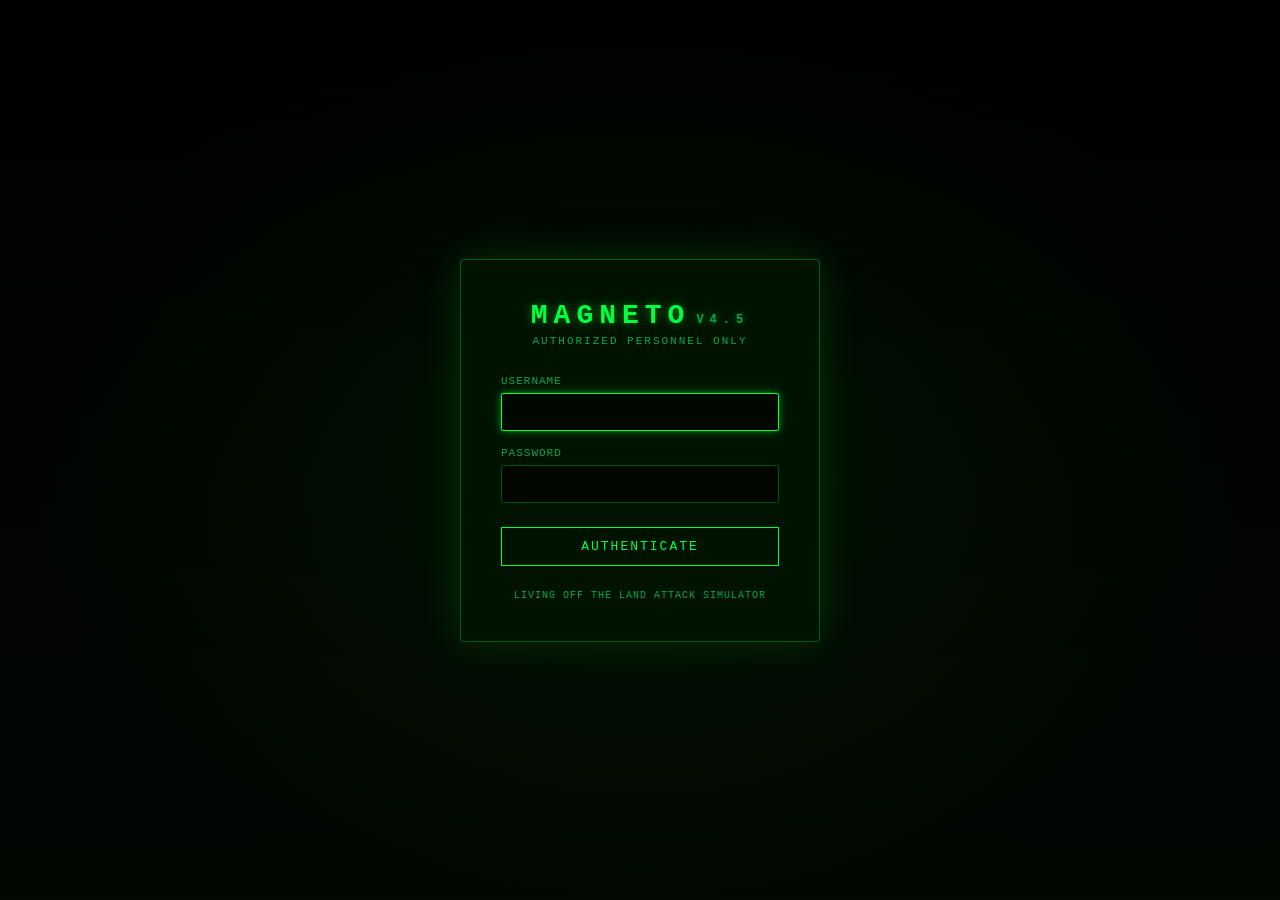
<file: web/login.html>
<!DOCTYPE html>
<html lang="en">
<head>
    <meta charset="UTF-8">
    <meta name="viewport" content="width=device-width, initial-scale=1">
    <title>MAGNETO - Login</title>
    <style>
        :root {
            --primary: #00ff41;
            --primary-dim: #00cc33;
            --primary-glow: rgba(0, 255, 65, 0.5);
            --bg: #000;
            --surface: #0a0a0a;
            --surface-raised: rgba(0, 20, 0, 0.85);
            --border: rgba(0, 255, 65, 0.3);
            --text: #00ff41;
            --text-dim: #00aa55;
            --warning: #ffb000;
            --error: #ff3b3b;
            --font-mono: 'Consolas', 'Monaco', 'Courier New', monospace;
        }

        * { box-sizing: border-box; }

        html, body {
            height: 100%;
            margin: 0;
            padding: 0;
        }

        body {
            background: var(--bg);
            background-image:
                radial-gradient(ellipse at center, rgba(0, 40, 0, 0.4) 0%, transparent 70%),
                linear-gradient(180deg, #000 0%, #030803 100%);
            color: var(--text);
            font-family: var(--font-mono);
            display: flex;
            align-items: center;
            justify-content: center;
            min-height: 100vh;
        }

        .login-card {
            background: var(--surface-raised);
            border: 1px solid var(--border);
            border-radius: 4px;
            padding: 40px;
            width: 360px;
            max-width: 92vw;
            box-shadow: 0 0 40px rgba(0, 255, 65, 0.15), inset 0 0 20px rgba(0, 30, 0, 0.3);
        }

        .logo {
            font-size: 28px;
            font-weight: bold;
            letter-spacing: 6px;
            text-align: center;
            margin-bottom: 4px;
            text-shadow: 0 0 10px var(--primary-glow);
        }

        .version {
            color: var(--text-dim);
            font-size: 12px;
            margin-left: 6px;
        }

        .subtitle {
            text-align: center;
            color: var(--text-dim);
            font-size: 11px;
            letter-spacing: 2px;
            margin-bottom: 28px;
            text-transform: uppercase;
        }

        .field {
            margin-bottom: 16px;
        }

        .field label {
            display: block;
            font-size: 11px;
            letter-spacing: 1px;
            text-transform: uppercase;
            color: var(--text-dim);
            margin-bottom: 6px;
        }

        .field input {
            width: 100%;
            padding: 10px 12px;
            background: rgba(0, 0, 0, 0.6);
            border: 1px solid var(--border);
            color: var(--text);
            font-family: var(--font-mono);
            font-size: 14px;
            border-radius: 2px;
            outline: none;
            transition: border-color 0.15s ease, box-shadow 0.15s ease;
        }

        .field input:focus {
            border-color: var(--primary);
            box-shadow: 0 0 8px var(--primary-glow);
        }

        .submit {
            width: 100%;
            padding: 11px;
            background: transparent;
            border: 1px solid var(--primary);
            color: var(--primary);
            font-family: var(--font-mono);
            font-size: 13px;
            letter-spacing: 2px;
            text-transform: uppercase;
            cursor: pointer;
            margin-top: 8px;
            transition: background 0.15s ease, box-shadow 0.15s ease;
        }

        .submit:hover:not(:disabled) {
            background: rgba(0, 255, 65, 0.1);
            box-shadow: 0 0 10px var(--primary-glow);
        }

        .submit:disabled {
            opacity: 0.5;
            cursor: not-allowed;
        }

        .banner {
            padding: 10px 12px;
            margin-bottom: 18px;
            font-size: 12px;
            border-radius: 2px;
            border: 1px solid;
            line-height: 1.4;
        }

        .banner-error {
            border-color: var(--error);
            background: rgba(255, 59, 59, 0.08);
            color: var(--error);
        }

        .banner-warning {
            border-color: var(--warning);
            background: rgba(255, 176, 0, 0.08);
            color: var(--warning);
        }

        .footnote {
            text-align: center;
            color: var(--text-dim);
            font-size: 10px;
            letter-spacing: 1px;
            margin-top: 24px;
            text-transform: uppercase;
        }
    </style>
</head>
<body>
    <div class="login-card">
        <div class="logo">MAGNETO<span class="version">V4.5</span></div>
        <div class="subtitle">Authorized Personnel Only</div>

        <div id="expired-banner" class="banner banner-warning" hidden>Session expired -- please log in again.</div>
        <div id="error-banner" class="banner banner-error" hidden>Username or password incorrect</div>

        <form id="loginForm" action="/api/auth/login" method="POST" autocomplete="off">
            <div class="field">
                <label for="username">Username</label>
                <input type="text" id="username" name="username" required autofocus>
            </div>
            <div class="field">
                <label for="password">Password</label>
                <input type="password" id="password" name="password" required>
            </div>
            <button type="submit" class="submit" id="submitBtn">Authenticate</button>
        </form>

        <div class="footnote">Living Off The Land Attack Simulator</div>
    </div>

    <script>
        (function () {
            var params = new URLSearchParams(window.location.search);
            if (params.get('expired') === '1') {
                document.getElementById('expired-banner').hidden = false;
            }

            var form = document.getElementById('loginForm');
            var errorBanner = document.getElementById('error-banner');
            var submitBtn = document.getElementById('submitBtn');

            function showError(message) {
                errorBanner.textContent = message;
                errorBanner.hidden = false;
            }

            form.addEventListener('submit', async function (e) {
                e.preventDefault();
                errorBanner.hidden = true;
                submitBtn.disabled = true;

                var username = document.getElementById('username').value;
                var password = document.getElementById('password').value;

                try {
                    var r = await fetch('/api/auth/login', {
                        method: 'POST',
                        credentials: 'include',
                        headers: {
                            'Content-Type': 'application/json'
                        },
                        body: JSON.stringify({ username: username, password: password })
                    });

                    if (r.status === 200) {
                        try {
                            var body = await r.json();
                            if (body && body.lastLogin !== undefined) {
                                console.log('[MAGNETO] Last login:', body.lastLogin);
                            }
                        } catch (_) { /* non-JSON body tolerated */ }
                        window.location.replace('/');
                        return;
                    }

                    if (r.status === 429) {
                        var retryAfter = r.headers.get('Retry-After');
                        var msg = 'Too many attempts. Please try again later.';
                        if (retryAfter) {
                            msg += ' (retry in ' + retryAfter + 's)';
                        }
                        showError(msg);
                        submitBtn.disabled = false;
                        return;
                    }

                    // 401, 400, 403, 500 -- all collapse to the same generic string.
                    // Do not leak which field was wrong or whether the user exists.
                    showError('Username or password incorrect');
                    submitBtn.disabled = false;
                } catch (err) {
                    showError('Network error -- please retry');
                    submitBtn.disabled = false;
                }
            });
        })();
    </script>
</body>
</html>
</file>
